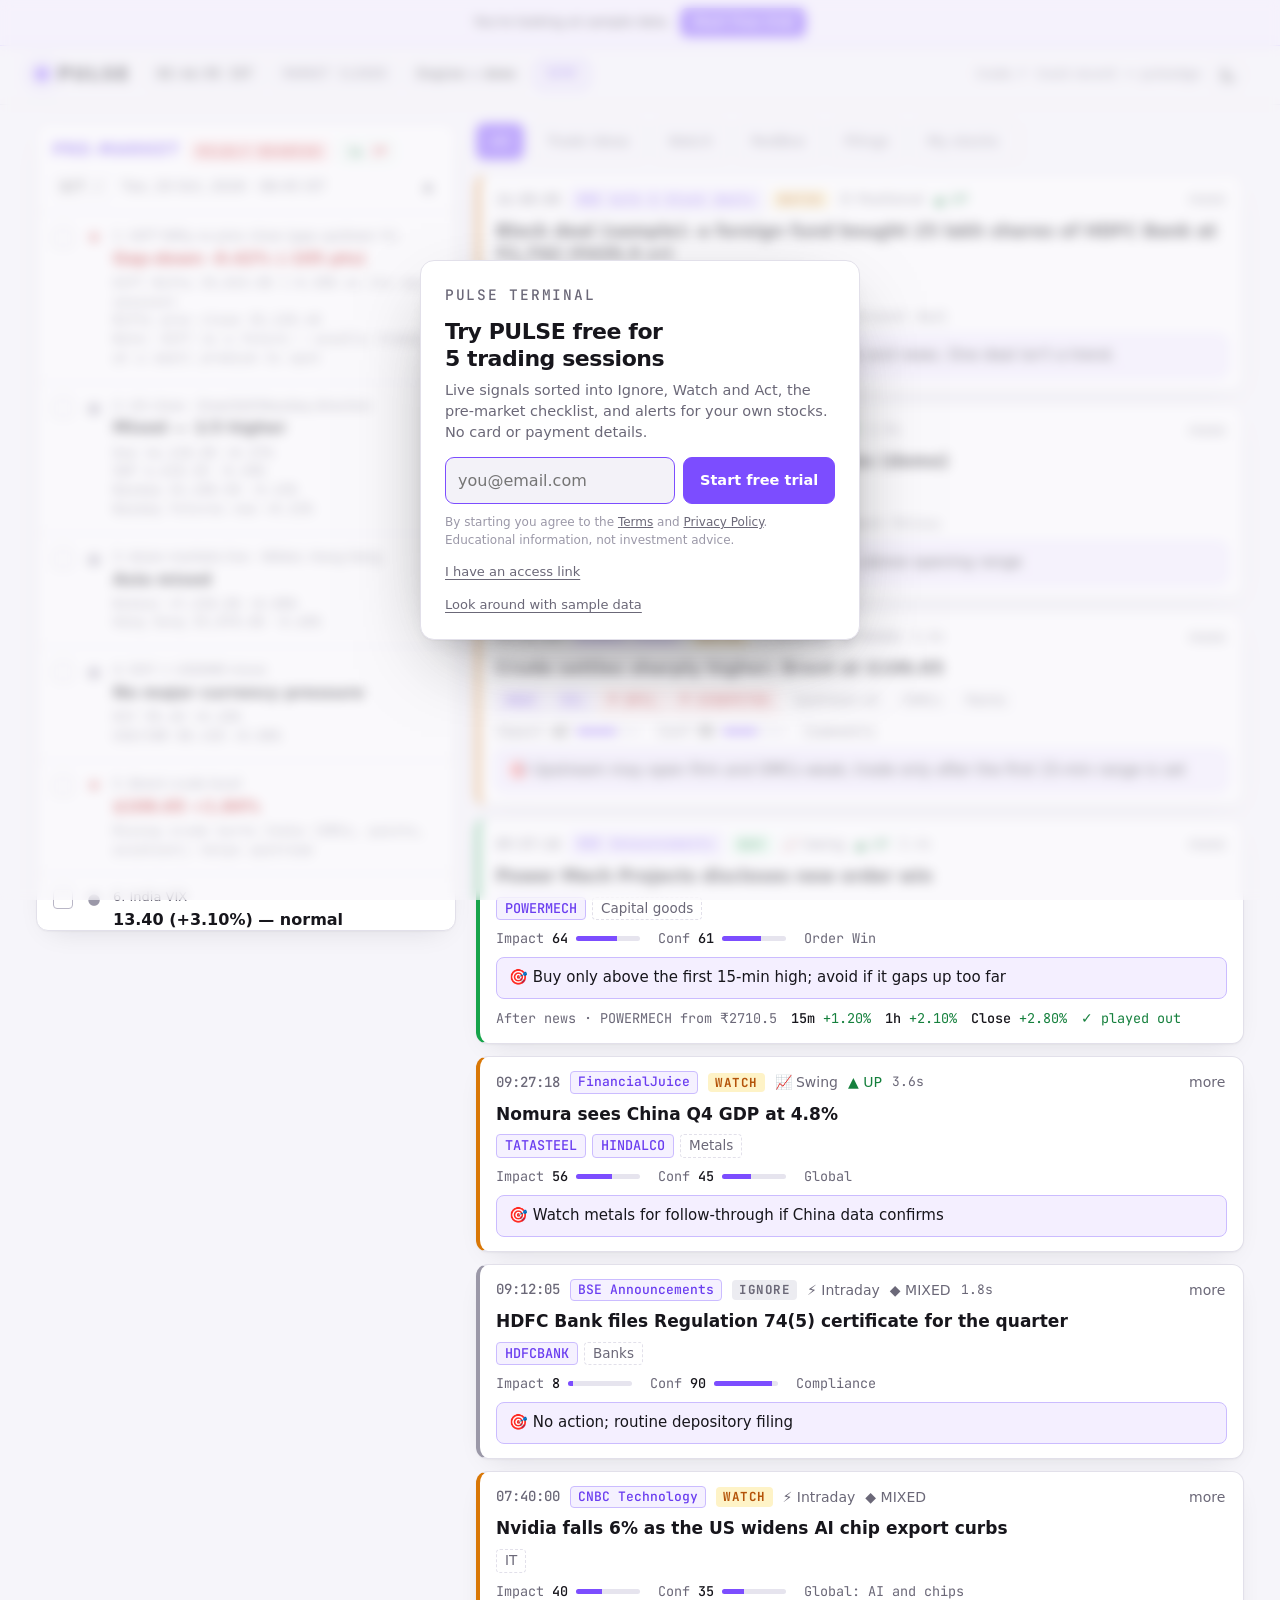
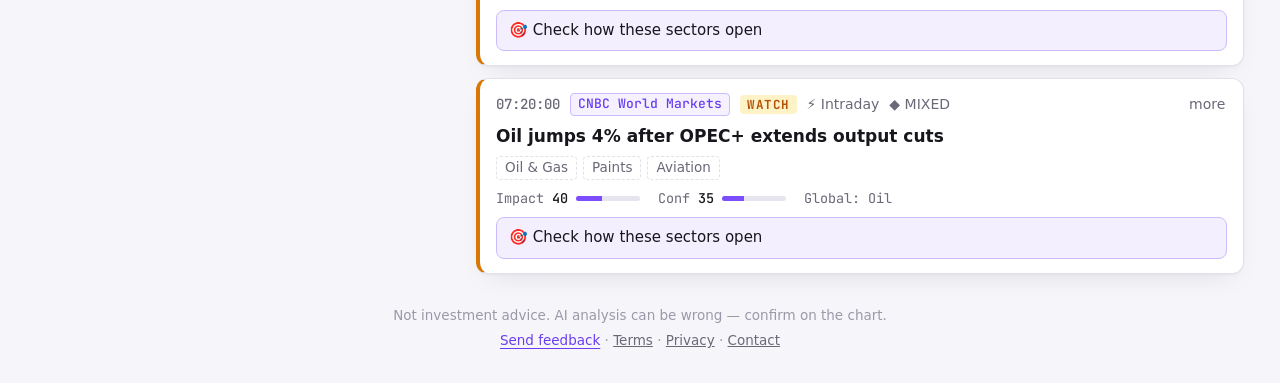
<file: pulsedge/terminal.html>
<!DOCTYPE html>
<html lang="en">
<head>
<meta charset="utf-8">
<script>try{var t=localStorage.getItem("th");if(t==="dark"||t==="light")document.documentElement.setAttribute("data-theme",t)}catch(e){}</script>
<meta name="viewport" content="width=device-width, initial-scale=1, viewport-fit=cover">
<title>PulsEdge Terminal</title>
<meta name="claude:viewport-fit-sides" content="cover">
<meta name="description" content="Pre-market checklist and live news signals for Indian stocks.">
<link rel="icon" type="image/png" href="assets/favicon.png">
<link rel="apple-touch-icon" href="assets/apple-touch-icon.png">
<link rel="preconnect" href="https://fonts.googleapis.com">
<link rel="preconnect" href="https://fonts.gstatic.com" crossorigin>
<link rel="stylesheet" href="https://fonts.googleapis.com/css2?family=JetBrains+Mono:wght@400;500;700&display=swap">
<style>
/* Layout: PULSE design. Status bar on top; pre-market panel then signal feed in one column on phones,
   side by side on desktop (pre-market sticky on the left). Dark-first; the light theme follows the system or the sun/moon button. */
:root{
  --bg:#0b0b10;--panel:#121219;--panel2:#171720;--line:#262532;--fg:#ecebf3;--mute:#8e8a9e;--dim:#5f5c6d;
  --pur:#8b5cf6;--pur-l:#a78bfa;--pur-soft:#8b5cf61f;--pur-box:#1a1630;--pur-edge:#4c3d8f;
  --green:#22c55e;--green-l:#4ade80;--green-soft:#22c55e1f;
  --red:#ef4444;--red-l:#f87171;--red-soft:#ef44441f;
  --amber:#f59e0b;--amber-l:#fbbf24;--amber-soft:#f59e0b1f;
  --bear-bg:#7f1d1d66;--bull-bg:#14532d66;--neu-bg:#3f3f4666;--buy-bg:#14532d99;--sell-bg:#7f1d1d99;--watch-bg:#78350f99;--ign-bg:#3f3f4699;--track:#2a2935;--cb-border:#c9c7d3;
  --sans:system-ui,-apple-system,"Segoe UI",Roboto,"Helvetica Neue",Arial,sans-serif;
  --mono:"JetBrains Mono",ui-monospace,"SF Mono",Menlo,Consolas,monospace;
  --elev:0 1px 2px rgba(0,0,0,.35),0 14px 34px -18px rgba(0,0,0,.7),inset 0 1px 0 rgba(255,255,255,.05);
  color-scheme:dark;box-sizing:border-box;padding-top:env(safe-area-inset-top,0px);padding-bottom:env(safe-area-inset-bottom,0px)
}
@media (prefers-color-scheme:light){:root:not([data-theme="dark"]){
  --bg:#f6f5fa;--panel:#ffffff;--panel2:#f3f2f8;--line:#e2e0ea;--fg:#17161c;--mute:#6b6878;--dim:#9b98a8;
  --pur:#7c4dff;--pur-l:#6a3df0;--pur-soft:#7c4dff14;--pur-box:#f4efff;--pur-edge:#cbbcff;
  --green:#16a34a;--green-l:#15803d;--green-soft:#16a34a14;--red:#dc2626;--red-l:#c02626;--red-soft:#dc262612;
  --amber:#d97706;--amber-l:#b45309;--amber-soft:#d9770614;
  --bear-bg:#fde2e2;--bull-bg:#dcfce7;--neu-bg:#ececf1;--buy-bg:#dcfce7;--sell-bg:#fee2e2;--watch-bg:#fef3c7;--ign-bg:#ececf1;--track:#e6e4ee;--cb-border:#b9b6c6;
  --elev:0 1px 2px rgba(22,21,26,.04),0 10px 28px -14px rgba(22,21,26,.14),inset 0 1px 0 rgba(255,255,255,.7);
  color-scheme:light}}
:root[data-theme="light"]{
  --bg:#f6f5fa;--panel:#ffffff;--panel2:#f3f2f8;--line:#e2e0ea;--fg:#17161c;--mute:#6b6878;--dim:#9b98a8;
  --pur:#7c4dff;--pur-l:#6a3df0;--pur-soft:#7c4dff14;--pur-box:#f4efff;--pur-edge:#cbbcff;
  --green:#16a34a;--green-l:#15803d;--green-soft:#16a34a14;--red:#dc2626;--red-l:#c02626;--red-soft:#dc262612;
  --amber:#d97706;--amber-l:#b45309;--amber-soft:#d9770614;
  --bear-bg:#fde2e2;--bull-bg:#dcfce7;--neu-bg:#ececf1;--buy-bg:#dcfce7;--sell-bg:#fee2e2;--watch-bg:#fef3c7;--ign-bg:#ececf1;--track:#e6e4ee;--cb-border:#b9b6c6;
  --elev:0 1px 2px rgba(22,21,26,.04),0 10px 28px -14px rgba(22,21,26,.14),inset 0 1px 0 rgba(255,255,255,.7);
  color-scheme:light}
*{box-sizing:border-box}
[hidden]{display:none!important}
body{margin:0;background:var(--bg);color:var(--fg);font:15px/1.45 var(--sans);-webkit-font-smoothing:antialiased}
a{color:inherit}
button,input{font:inherit;color:inherit}
button{cursor:pointer}
:focus-visible{outline:2px solid var(--pur-l);outline-offset:2px}
.mono{font-family:var(--mono)}
.wrap{max-width:1240px;margin:0 auto;padding-left:max(16px,env(safe-area-inset-left,0px));padding-right:max(16px,env(safe-area-inset-right,0px))}
.up{color:var(--green-l)}.down{color:var(--red-l)}.flat{color:var(--mute)}

/* status bar */
body::before{content:"";position:fixed;inset:0 0 auto;height:env(safe-area-inset-top,0px);z-index:10;background:var(--bg)}
.top{position:sticky;top:env(safe-area-inset-top,0px);z-index:5;background:color-mix(in srgb,var(--bg) 92%,transparent);backdrop-filter:blur(8px);-webkit-backdrop-filter:blur(8px);border-bottom:1px solid var(--line)}
.bar{display:flex;flex-wrap:wrap;align-items:center;gap:8px 10px;padding-block:12px}
.brand{display:flex;align-items:center;gap:10px;font-weight:700;letter-spacing:.14em;font-size:17px;text-decoration:none;margin-right:6px}
.brand i{width:12px;height:12px;border-radius:50%;background:var(--pur);box-shadow:0 0 0 4px var(--pur-soft),0 0 18px var(--pur)}
.pill{display:inline-flex;align-items:center;gap:6px;border:1px solid var(--line);border-radius:6px;padding:3px 9px;font:500 13px/1.4 var(--mono);white-space:nowrap}
.pill.mkt-open{color:var(--green-l);border-color:#22c55e55;background:var(--green-soft)}
.pill.mkt-pre{color:var(--amber-l);border-color:#f59e0b55;background:var(--amber-soft)}
.pill.mkt-closed{color:var(--mute)}
.pill.eng b{font-weight:500}
.pill.eng.live{border-color:#22c55e55}
.pill.eng.live b{color:var(--green-l)}
.dot{width:7px;height:7px;border-radius:50%;background:var(--dim)}
.live .dot{background:var(--green);animation:blink 1.6s ease-in-out infinite}
@keyframes blink{50%{opacity:.35}}
.pill.demo{color:var(--pur-l);border-color:var(--pur)}
.back{margin-left:auto;font-size:13px;color:var(--mute);text-decoration:none}
.back+.back{margin-left:0}

/* layout */
.main{display:grid;grid-template-columns:420px minmax(0,1fr);gap:20px;align-items:start;padding-block:18px 8px}
.main>*{min-width:0}
.pm{position:sticky;top:76px;max-height:calc(100vh - 92px);max-height:calc(100dvh - 92px);overflow-y:auto;scrollbar-width:thin}
@media (max-width:920px){.main{grid-template-columns:1fr}.pm{position:static;max-height:none;overflow:visible}}

/* pre-market */
.pm{background:var(--panel);border:1px solid var(--line);border-radius:12px;box-shadow:var(--elev)}
.pmh{padding:16px 16px 12px;display:grid;gap:10px}
.pmr{display:flex;flex-wrap:wrap;align-items:center;gap:8px 10px}
.pmt{font-weight:700;letter-spacing:.12em;color:var(--pur-l);font-size:15px}
.sent{font:700 12.5px/1.4 var(--mono);letter-spacing:.06em;border-radius:4px;padding:2px 8px;text-transform:uppercase}
.sent.bear{background:var(--bear-bg);color:var(--red-l)}
.sent.bull{background:var(--bull-bg);color:var(--green-l)}
.sent.neutral{background:var(--neu-bg);color:var(--fg)}
.breadth{font:500 12.5px/1.4 var(--mono);border:1px solid #22c55e55;border-radius:4px;padding:2px 7px}
.prog{font:500 12.5px/1.4 var(--mono);border:1px solid var(--line);border-radius:4px;padding:2px 7px}
.date{color:var(--mute);font-size:14px}
.caret{margin-left:auto;background:none;border:0;color:var(--mute);font-size:13px;padding:4px 6px;border-radius:4px}
.pmb{border-top:1px solid var(--line)}
.cl{list-style:none;margin:0;padding:0}
.cl li{display:grid;grid-template-columns:22px 14px 1fr;gap:12px;align-items:start;padding:14px 16px;border-bottom:1px solid var(--line)}
.cl input{appearance:none;-webkit-appearance:none;width:20px;height:20px;margin:1px 0 0;border:1.5px solid var(--cb-border);border-radius:4px;background:#fff;display:grid;place-content:center;cursor:pointer}
.cl input:checked{background:var(--pur);border-color:var(--pur)}
.cl input:checked::after{content:"";width:6px;height:11px;border:solid #fff;border-width:0 2.5px 2.5px 0;transform:rotate(45deg) translate(-1px,-1px)}
.ind{font-size:12px;line-height:22px;text-align:center}
.ind.flat{color:var(--dim);font-size:15px}
.ct{font-size:13px;color:var(--mute)}
.cl li.done .ct{text-decoration:line-through}
.cv{font-weight:600;font-size:16px;margin-top:1px}
.cv.flat{color:var(--fg)}
.cd{font:12.5px/1.5 var(--mono);color:var(--mute);margin-top:4px}
.cd div{overflow-wrap:anywhere}
.notes{padding:16px;display:grid;gap:14px}
.summary{margin:0;font-size:15.5px;line-height:1.5}
.lbl{font:600 11.5px/1 var(--sans);letter-spacing:.12em;color:var(--mute);text-transform:uppercase;margin:4px 0 8px}
.bul{list-style:none;margin:0;padding:0;display:grid;gap:6px}
.bul li{display:grid;grid-template-columns:12px 1fr;gap:8px}
.bul li::before{content:"";width:6px;height:6px;border-radius:50%;background:var(--pur-l);margin-top:8px}
.focus{display:grid;gap:6px}
.focus div{display:flex;align-items:center;gap:8px;flex-wrap:wrap;color:var(--mute)}
.tags{display:flex;flex-wrap:wrap;gap:6px}
.tag{font:500 12.5px/1.4 var(--sans);border:1px solid;border-radius:4px;padding:2px 7px}
.tag.positive{color:var(--green-l);border-color:#22c55e55}
.tag.negative{color:var(--red-l);border-color:#ef444455}
.tag.watch{color:var(--amber-l);border-color:#f59e0b55}
.risk{background:var(--amber-soft);border-left:3px solid var(--amber);border-radius:6px;padding:10px 12px;font-size:14.5px}
.risk b{color:var(--amber-l)}
.also{display:grid;grid-template-columns:1fr 1fr;gap:8px}
.tile{border:1px solid var(--line);box-shadow:inset 0 1px 0 rgba(255,255,255,.04);border-radius:8px;padding:8px 10px;background:var(--panel2);font-family:var(--mono)}
.tile small{display:block;color:var(--mute);font-size:11.5px}
.tile b{display:block;font-weight:500;font-size:16px;font-variant-numeric:tabular-nums}
.tile span{font-size:12.5px}

/* tabs */
.tabs{display:flex;gap:8px;overflow-x:auto;scrollbar-width:none;padding-bottom:2px;margin-bottom:12px}
.tabs::-webkit-scrollbar{display:none}
.tab{flex:none;background:none;border:1px solid var(--line);border-radius:8px;padding:7px 14px;color:var(--mute);font-size:14.5px}
.tab[aria-selected="true"]{background:var(--pur);border-color:var(--pur);color:#fff}
.tab .n{font:500 11.5px/1 var(--mono);margin-left:6px;opacity:.8}

/* signal cards */
.feed{list-style:none;margin:0;padding:0;display:grid;gap:12px}
.sig{background:var(--panel);box-shadow:var(--elev);border:1px solid var(--line);border-left:4px solid var(--dim);border-radius:12px;padding:14px 16px;display:grid;gap:9px}
.sig.buy{border-left-color:var(--green)}
.sig.sell{border-left-color:var(--red)}
.sig.watch{border-left-color:var(--amber)}
.sig.fresh{animation:fresh 200ms cubic-bezier(.2,.8,.2,1) both}
@keyframes fresh{from{opacity:0;transform:scale(.98)}}
.sh{display:flex;flex-wrap:wrap;align-items:center;gap:6px 10px;font-size:14px}
.sh .tm{font:500 14px/1.4 var(--mono);color:var(--mute)}
.srcb{font:500 13px/1.4 var(--mono);color:var(--pur-l);border:1px solid var(--pur-edge);background:var(--pur-soft);border-radius:4px;padding:1px 7px}
.call{font:700 12.5px/1.4 var(--mono);letter-spacing:.04em;border-radius:4px;padding:1px 7px}
.call.buy{background:var(--buy-bg);color:var(--green-l)}
.call.sell{background:var(--sell-bg);color:var(--red-l)}
.call.watch{background:var(--watch-bg);color:var(--amber-l)}
.call.ignore{background:var(--ign-bg);color:var(--mute)}
.hz{color:var(--mute)}
.dir{font-weight:500}
.dir.mixed{color:var(--mute)}
.lat{font:13px/1.4 var(--mono);color:var(--mute)}
.more{margin-left:auto;background:none;border:0;color:var(--mute);font-size:14px;padding:0 2px}
.sig h3{margin:0;font-size:17px;font-weight:600;line-height:1.35;text-wrap:pretty}
.chips{display:flex;flex-wrap:wrap;gap:6px}
.tk{font:500 13.5px/1.4 var(--mono);color:var(--pur-l);border:1px solid var(--pur-edge);background:var(--pur-soft);border-radius:4px;padding:1px 8px}
.tk.down{color:var(--red-l);border-color:#ef444466;background:var(--red-soft)}
.tk.mine{box-shadow:0 0 0 1px var(--pur-l)}
.sec{font-size:13.5px;color:var(--mute);border:1px dashed var(--line);border-radius:4px;padding:1px 8px}
.meters{display:flex;flex-wrap:wrap;align-items:center;gap:6px 18px;font:13.5px/1.4 var(--mono);color:var(--mute)}
.meter{display:inline-flex;align-items:center;gap:8px}
.meter b{color:var(--fg);font-weight:500;font-variant-numeric:tabular-nums}
.meter i{display:block;width:64px;height:5px;border-radius:3px;background:var(--track);overflow:hidden}
.meter i span{display:block;height:100%;background:var(--pur)}
.act{background:var(--pur-box);border:1px solid var(--pur-edge);border-radius:8px;padding:9px 12px;font-size:15px}
.perf{font:13.5px/1.6 var(--mono);color:var(--mute);display:flex;flex-wrap:wrap;gap:2px 14px}
.perf b{color:var(--fg);font-weight:500}
.perf .ok{color:var(--green-l)}
.exp{border-top:1px dashed var(--line);padding-top:10px;display:grid;gap:6px}
.exp .lbl{margin:6px 0 2px}
.exp ul{margin:0;padding-left:20px;display:grid;gap:2px}
.orig{color:var(--mute);margin:0}
.empty{background:var(--panel);box-shadow:var(--elev);border:1px solid var(--line);border-radius:12px;padding:36px 20px;text-align:center;color:var(--mute)}
.empty b{display:block;color:var(--fg);margin-bottom:4px}
.empty a{color:var(--pur-l)}
footer{padding-block:24px 32px;text-align:center;color:var(--dim);font-size:13.5px}
.foot{display:flex;flex-direction:column;gap:6px;align-items:center}
.foot a{color:var(--mute)}
.fb{background:none;border:0;padding:0;color:var(--pur-l);text-decoration:underline;text-underline-offset:3px;font-size:inherit}
/* phones: smaller, denser type so more signals fit on screen */
@media (max-width:600px){
  body{font-size:13px}
  .bar{gap:6px 6px;padding-block:8px}
  .brand{font-size:14px;gap:8px;margin-right:2px}.brand i{width:9px;height:9px}
  .pill{font-size:11px;padding:2px 7px}
  .back{font-size:11.5px}
  .main{gap:12px;padding-block:10px 4px}
  .pmh{padding:12px 12px 10px;gap:8px}
  .pmt{font-size:13px}.sent,.breadth,.prog{font-size:11px;padding:1px 6px}
  .date{font-size:12px}
  .cl li{grid-template-columns:18px 12px 1fr;gap:8px;padding:9px 12px}
  .cl input{width:17px;height:17px}
  .ind{font-size:10px;line-height:19px}
  .ct{font-size:11.5px}.cv{font-size:14px}.cd{font-size:11px;margin-top:2px}
  .notes{padding:12px;gap:10px}
  .summary{font-size:13.5px}
  .lbl{font-size:10.5px;margin:2px 0 6px}
  .bul{gap:3px}.bul li{font-size:12.5px}.bul li::before{margin-top:7px}
  .tag,.risk{font-size:12px}.risk{padding:8px 10px}
  .also{gap:6px;grid-template-columns:repeat(3,1fr)}
  .tile{padding:6px 8px}.tile small{font-size:10px}.tile b{font-size:13.5px}.tile span{font-size:11px}
  .tabs{gap:6px;margin-bottom:8px}.tab{padding:5px 11px;font-size:12.5px}
  .feed{gap:8px}
  .sig{padding:10px 12px;gap:6px;border-radius:10px}
  .sh{gap:4px 8px;font-size:12px}.sh .tm{font-size:12px}
  .srcb,.call{font-size:11px;padding:0 6px}.lat{font-size:11px}.more{font-size:12px}
  .sig h3{font-size:14.5px}
  .tk{font-size:11.5px;padding:0 6px}.sec{font-size:11.5px;padding:0 6px}
  .meters{font-size:11.5px;gap:4px 12px}.meter i{width:48px;height:4px}
  .act{font-size:12.5px;padding:7px 10px}
  .perf{font-size:11.5px;gap:0 10px}
  .exp ul,.orig{font-size:12.5px}
  footer{font-size:11px;padding-block:16px 24px}
}
@media (prefers-reduced-motion:reduce){.live .dot,.sig.fresh{animation:none}}

/* sun / moon theme button */
.thm{display:inline-grid;place-items:center;width:34px;height:34px;padding:0;border:1px solid var(--line);border-radius:50%;background:none;color:var(--fg);cursor:pointer;flex:none}
.thm svg{width:17px;height:17px;fill:none;stroke:currentColor;stroke-width:1.8;stroke-linecap:round;stroke-linejoin:round}
.thm [hidden]{display:none}
@media (max-width:600px){.thm{width:30px;height:30px}.thm svg{width:15px;height:15px}}

/* ---- interaction polish ---- */
html{-webkit-tap-highlight-color:transparent}
.tab,.more,.caret,.thm,.back,.cl input{transition:transform 160ms cubic-bezier(.2,.8,.2,1),background-color 160ms ease,border-color 160ms ease,color 160ms ease;will-change:transform}
@media (hover:hover){
  .back:hover,.tab:hover,.more:hover{color:var(--fg)}
  .caret:hover{color:var(--fg);background:var(--panel2)}
  .thm:hover,.cl input:hover{border-color:var(--pur)}
}
.tab:active,.more:active,.caret:active,.thm:active,.back:active,.cl input:active{transform:scale(.97)}
.back{display:inline-block}
</style>
</head>
<body>

<header class="top">
  <div class="wrap bar">
    <a class="brand" href="index.html" aria-label="PulsEdge home"><i></i>PULSE</a>
    <span class="pill mono" id="clock">--:--:-- IST</span>
    <span class="pill mkt-closed" id="mkt">MARKET CLOSED</span>
    <span class="pill eng" id="eng"><span>Engine</span><span class="dot"></span><b id="eng-t">idle</b></span>
    <span class="pill demo" id="demo" hidden>DEMO</span>
    <a class="back" href="trade.html" target="pe-trade" title="Open PulsEdge Trade in its own window">trade ↗</a>
    <a class="back" href="track.html">track record</a>
    <a class="back" href="index.html">← pulsedge</a>
    <button class="thm" id="thm" type="button" aria-label="Switch to dark mode"><svg class="i-moon" viewBox="0 0 24 24" aria-hidden="true"><path d="M20.5 14.2A8.5 8.5 0 0 1 9.8 3.5a8.5 8.5 0 1 0 10.7 10.7z"/></svg><svg class="i-sun" viewBox="0 0 24 24" aria-hidden="true" hidden><circle cx="12" cy="12" r="4.2"/><path d="M12 2v2.5M12 19.5V22M2 12h2.5M19.5 12H22M4.9 4.9l1.8 1.8M17.3 17.3l1.8 1.8M4.9 19.1l1.8-1.8M17.3 6.7l1.8-1.8"/></svg></button>
  </div>
</header>

<main class="wrap main">
  <section class="pm" aria-labelledby="pm-t">
    <div class="pmh">
      <div class="pmr">
        <span class="pmt" id="pm-t">PRE-MARKET</span>
        <span class="sent neutral" id="pm-sent">–</span>
        <span class="breadth" id="pm-br" hidden></span>
      </div>
      <div class="pmr">
        <span class="prog" id="pm-prog" hidden>0/0 ✓</span>
        <span class="date" id="pm-date"></span>
        <button class="caret" id="pm-tog" type="button" aria-expanded="true" aria-controls="pm-body" aria-label="Collapse pre-market">▲</button>
      </div>
    </div>
    <div class="pmb" id="pm-body">
      <ul class="cl" id="pm-cl"></ul>
      <div class="notes" id="pm-notes"></div>
    </div>
  </section>

  <section aria-label="Signals">
    <div class="tabs" role="tablist" aria-label="Filter signals">
      <button class="tab" role="tab" data-t="all" aria-selected="true">All</button>
      <button class="tab" role="tab" data-t="ideas" aria-selected="false">Trade ideas</button>
      <button class="tab" role="tab" data-t="watch" aria-selected="false">Watch</button>
      <button class="tab" role="tab" data-t="redbox" aria-selected="false">RedBox</button>
      <button class="tab" role="tab" data-t="filings" aria-selected="false">Filings</button>
      <button class="tab" role="tab" data-t="mine" aria-selected="false">My stocks<span class="n" id="mine-n"></span></button>
    </div>
    <ul class="feed" id="feed" aria-live="polite"></ul>
  </section>
</main>

<footer class="wrap foot">
  <span>Not investment advice. AI analysis can be wrong — confirm on the chart.</span>
  <span><button type="button" class="fb" id="fb">Send feedback</button> · <a href="terms.html">Terms</a> · <a href="privacy.html">Privacy</a> · <a href="contact.html">Contact</a></span>
</footer>

<script src="assets/member.js"></script>
<script>
document.getElementById("fb").onclick=function(){if(window.PulseAccess)PulseAccess.feedback()};
(function(){
  function store(k,v){try{if(v===undefined)return localStorage.getItem(k);localStorage.setItem(k,v)}catch(e){return null}}
  function el(tag,cls,text){var e=document.createElement(tag);if(cls)e.className=cls;if(text!=null)e.textContent=text;return e}
  function getJson(u){return fetch(u,{cache:"no-store"}).then(function(r){if(!r.ok)throw new Error(u);return r.json()})}
  var ARROW={up:"▲",down:"▼",mixed:"◆",flat:"●"},HZ={intraday:"⚡ Intraday",swing:"📈 Swing",positional:"🗓 Positional"};

  var hold=[];try{hold=JSON.parse(store("pe_hold")||"[]")||[]}catch(e){hold=[]}
  function mine(sym){return hold.some(function(h){return h.s===sym})}

  // ---------- status bar ----------
  function ist(){return new Date(Date.now()+(330+new Date().getTimezoneOffset())*60000)}
  function pad(n){return ("0"+n).slice(-2)}
  function tick(){
    var d=ist(),m=d.getHours()*60+d.getMinutes(),wd=d.getDay()>=1&&d.getDay()<=5,st="MARKET CLOSED",cls="mkt-closed";
    if(wd&&m>=555&&m<930){st="MARKET OPEN";cls="mkt-open"}else if(wd&&m>=540&&m<555){st="PRE-OPEN";cls="mkt-pre"}
    document.getElementById("clock").textContent=pad(d.getHours())+":"+pad(d.getMinutes())+":"+pad(d.getSeconds())+" IST";
    var k=document.getElementById("mkt");k.textContent=st;k.className="pill "+cls;
    k.title="NSE hours 09:15–15:30 IST, Monday to Friday. Exchange holidays not included.";
  }
  tick();setInterval(tick,1000);

  // ---------- pre-market ----------
  var pm=null,pmKey="";
  function pmDone(){try{return JSON.parse(store(pmKey)||"[]")||[]}catch(e){return []}}
  function renderPM(){
    if(!pm)return;
    var s=String(pm.sentiment||"Neutral"),sc=/bear/i.test(s)?"bear":/bull/i.test(s)?"bull":"neutral";
    var se=document.getElementById("pm-sent");se.textContent=s.toUpperCase();se.className="sent "+sc;
    var cl=Array.isArray(pm.checklist)?pm.checklist:[];
    var br=pm.breadth||{up:cl.filter(function(c){return c.dir==="up"}).length,down:cl.filter(function(c){return c.dir==="down"}).length};
    var be=document.getElementById("pm-br");be.hidden=false;be.textContent="";
    be.append(el("span","up",(br.up||0)+"▲")," ",el("span","down",(br.down||0)+"▼"));
    var u=pm.updated?new Date(pm.updated):null;
    var dt=u&&!isNaN(u)?u.toLocaleDateString("en-IN",{timeZone:"Asia/Kolkata",weekday:"short",day:"numeric",month:"short",year:"numeric"})+" · "+u.toLocaleTimeString("en-IN",{timeZone:"Asia/Kolkata",hour:"2-digit",minute:"2-digit",hour12:false})+" IST":"";
    var open=document.getElementById("pm-tog").getAttribute("aria-expanded")==="true";
    document.getElementById("pm-date").textContent=open?dt:(dt?"updated "+dt.split(" · ").pop():"");
    var done=pmDone(),prog=document.getElementById("pm-prog");
    prog.hidden=!open||!cl.length;prog.textContent=done.length+"/"+cl.length+" ✓";

    var ul=document.getElementById("pm-cl");ul.textContent="";
    cl.forEach(function(c,i){
      var d=c.dir==="up"||c.dir==="down"?c.dir:"flat",li=el("li",done.indexOf(i)>=0?"done":"");
      var cb=el("input");cb.type="checkbox";cb.id="pm-c"+i;cb.checked=done.indexOf(i)>=0;
      cb.setAttribute("aria-label","Checked: "+c.title);
      cb.onchange=function(){var dn=pmDone().filter(function(x){return x!==i});if(cb.checked)dn.push(i);store(pmKey,JSON.stringify(dn));renderPM()};
      var body=el("div");
      body.append(el("div","ct",(i+1)+". "+c.title),el("div","cv "+d,c.value||""));
      if(Array.isArray(c.detail)&&c.detail.length){var cd=el("div","cd");c.detail.forEach(function(t){cd.appendChild(el("div",null,t))});body.appendChild(cd)}
      li.append(cb,el("span","ind "+d,ARROW[d]),body);ul.appendChild(li);
    });

    var n=document.getElementById("pm-notes");n.textContent="";
    if(pm.summary)n.appendChild(el("p","summary",pm.summary));
    function bullets(label,arr){
      if(!Array.isArray(arr)||!arr.length)return;
      var w=el("div");w.appendChild(el("div","lbl",label));var b=el("ul","bul");
      arr.forEach(function(t){b.appendChild(el("li",null,t))});w.appendChild(b);n.appendChild(w);
    }
    bullets("Global cues",pm.global_cues);
    bullets("India triggers",pm.india_triggers);
    if((pm.focus&&pm.focus.length)||(pm.sector_tags&&pm.sector_tags.length)){
      var w=el("div");w.appendChild(el("div","lbl","Stocks in focus"));
      var f=el("div","focus");
      (pm.focus||[]).forEach(function(x){var r=el("div");r.append(el("span","tk"+(mine(String(x.symbol).toUpperCase())?" mine":""),String(x.symbol).toUpperCase()),el("span",null,x.note||""));f.appendChild(r)});
      var tg=el("div","tags");
      (pm.sector_tags||[]).forEach(function(t){var tone=/^(positive|negative|watch)$/.test(t.tone)?t.tone:"watch";tg.appendChild(el("span","tag "+tone,t.label+" · "+tone.toUpperCase()))});
      if(tg.childNodes.length)f.appendChild(tg);
      w.appendChild(f);n.appendChild(w);
    }
    if(pm.key_risk){var r=el("div","risk");r.append(el("b",null,"Key risk: "),document.createTextNode(pm.key_risk));n.appendChild(r)}
    if(Array.isArray(pm.also)&&pm.also.length){
      var w2=el("div");w2.appendChild(el("div","lbl","Also"));var g=el("div","also");
      pm.also.forEach(function(a){
        var t=el("div","tile"),ch=typeof a.change==="number"?a.change:null;
        t.append(el("small",null,a.name),el("b",null,a.value),el("span",ch==null?"flat":ch>=0?"up":"down",ch==null?"":(ch>=0?"+":"")+ch.toFixed(2)+"%"));
        g.appendChild(t);
      });
      w2.appendChild(g);n.appendChild(w2);
    }
  }
  document.getElementById("pm-tog").onclick=function(){
    var b=this,open=b.getAttribute("aria-expanded")!=="true";
    b.setAttribute("aria-expanded",open?"true":"false");b.textContent=open?"▲":"▼";b.setAttribute("aria-label",open?"Collapse pre-market":"Expand pre-market");
    document.getElementById("pm-body").hidden=!open;store("pe_pm_open",open?"1":"0");renderPM();
  };
  if(store("pe_pm_open")==="0")document.getElementById("pm-tog").click();

  // ---------- signals ----------
  var sigs=[],tab="all",openIds={},seen={},firstLoad=true;
  function normCall(x){
    var c=String(x.call||"").toLowerCase();if(/^(buy|sell|watch|ignore)$/.test(c))return c;
    var v=String(x.verdict||"").toLowerCase(),d=String(x.direction||"");
    if(v==="act")return d==="down"?"sell":"buy";if(v==="ignore")return "ignore";return "watch";
  }
  function normalize(x,i){
    var t=new Date(x.time);t=isNaN(t)?null:t;
    var tk=(Array.isArray(x.tickers)&&x.tickers.length?x.tickers:Array.isArray(x.impacts)?x.impacts:[]).map(function(m){
      return typeof m==="string"?{symbol:m.toUpperCase(),direction:"up"}:{symbol:String(m.symbol||"").toUpperCase(),direction:m.direction==="down"?"down":"up"};
    }).filter(function(m){return m.symbol});
    var dirs=tk.map(function(m){return m.direction});
    var dir=/^(up|down|mixed)$/.test(x.direction)?x.direction:dirs.indexOf("up")>=0&&dirs.indexOf("down")>=0?"mixed":dirs[0]||"mixed";
    function list(v){return Array.isArray(v)?v.map(String):v?[String(v)]:[]}
    return {id:String(x.id||("s"+i)),t:t,ts:t?t.getTime():0,source:String(x.source||""),call:normCall(x),
      horizon:String(x.horizon||"").toLowerCase(),dir:dir,latency:typeof x.latency==="number"?x.latency:null,
      headline:String(x.headline||""),tickers:tk,sectors:list(x.sectors||x.affected),
      impact:typeof x.impact==="number"?Math.max(0,Math.min(100,x.impact)):null,conf:typeof x.confidence==="number"?Math.max(0,Math.min(100,x.confidence)):null,
      category:String(x.category||x.theme||""),action:String(x.action||""),reason:list(x.reason),risks:list(x.risks),original:String(x.original||""),
      url:/^https?:\/\//.test(x.url||"")?x.url:"",after:x.after&&typeof x.after==="object"?x.after:null};
  }
  function inTab(s,t){
    if(t==="ideas")return s.call==="buy"||s.call==="sell";
    if(t==="watch")return s.call==="watch";
    if(t==="redbox")return /redbox/i.test(s.source);
    if(t==="filings")return /announcement|filing|nse|bse/i.test(s.source)||/filing|compliance/i.test(s.category);
    if(t==="mine")return s.tickers.some(function(m){return mine(m.symbol)});
    return true;
  }
  function pct(v){return (v>=0?"+":"")+Number(v).toFixed(2)+"%"}
  function meter(label,v){var m=el("span","meter");var i=el("i"),f=el("span");f.style.width=v+"%";i.appendChild(f);m.append(document.createTextNode(label+" "),el("b",null,String(Math.round(v))),i);return m}
  function card(s){
    var li=el("li","sig "+s.call+(!firstLoad&&!seen[s.id]?" fresh":""));seen[s.id]=1;
    var open=!!openIds[s.id];
    var h=el("div","sh");
    h.appendChild(el("span","tm",s.t?s.t.toLocaleTimeString("en-IN",{timeZone:"Asia/Kolkata",hour:"2-digit",minute:"2-digit",second:"2-digit",hour12:false}):""));
    if(s.source)h.appendChild(el("span","srcb",s.source));
    h.appendChild(el("span","call "+s.call,s.call.toUpperCase()));
    if(s.horizon)h.appendChild(el("span","hz",HZ[s.horizon]||s.horizon));
    h.appendChild(el("span","dir "+(s.dir==="mixed"?"mixed":s.dir),ARROW[s.dir]+" "+s.dir.toUpperCase()));
    if(s.latency!=null)h.appendChild(el("span","lat",s.latency.toFixed(1)+"s"));
    var hasMore=s.reason.length||s.risks.length||s.original||s.url;
    if(hasMore){var mb=el("button","more",open?"less":"more");mb.type="button";mb.setAttribute("aria-expanded",open?"true":"false");
      mb.onclick=function(){if(openIds[s.id])delete openIds[s.id];else openIds[s.id]=1;render()};h.appendChild(mb)}
    li.append(h,el("h3",null,s.headline));
    var ch=el("div","chips");
    s.tickers.forEach(function(m){ch.appendChild(el("span","tk"+(m.direction==="down"?" down":"")+(mine(m.symbol)?" mine":""),(m.direction==="down"?"▼ ":"")+m.symbol))});
    s.sectors.forEach(function(x){ch.appendChild(el("span","sec",x))});
    if(ch.childNodes.length)li.appendChild(ch);
    var mt=el("div","meters");
    if(s.impact!=null)mt.appendChild(meter("Impact",s.impact));
    if(s.conf!=null)mt.appendChild(meter("Conf",s.conf));
    if(s.category)mt.appendChild(el("span",null,s.category));
    if(mt.childNodes.length)li.appendChild(mt);
    if(s.action)li.appendChild(el("div","act","🎯 "+s.action));
    if(s.after&&s.after.from!=null){
      var a=s.after,p=el("div","perf");
      p.append(el("span",null,"After news · "+(a.symbol||(s.tickers[0]&&s.tickers[0].symbol)||"")+" from ₹"+a.from));
      [["15m",a.m15],["1h",a.h1],["Close",a.close]].forEach(function(k){if(typeof k[1]==="number"){var w=el("span");w.append(el("b",null,k[0]+" "),el("span",k[1]>=0?"up":"down",pct(k[1])));p.appendChild(w)}});
      if(a.status)p.appendChild(el("span",/played/i.test(a.status)?"ok":"",(/played/i.test(a.status)?"✓ ":"")+a.status));
      li.appendChild(p);
    }
    if(open){
      var ex=el("div","exp");
      [["Reason",s.reason],["Risks",s.risks]].forEach(function(r){if(!r[1].length)return;ex.appendChild(el("div","lbl",r[0]));var u=el("ul");r[1].forEach(function(t){u.appendChild(el("li",null,t))});ex.appendChild(u)});
      if(s.original){ex.appendChild(el("div","lbl","Original"));ex.appendChild(el("p","orig",s.original))}
      if(s.url){var l=el("a",null,"Open source ↗");l.href=s.url;l.target="_blank";l.rel="noopener";l.style.color="var(--pur-l)";ex.appendChild(l)}
      li.appendChild(ex);
    }
    return li;
  }
  function render(){
    var ul=document.getElementById("feed");ul.textContent="";
    var vis=sigs.filter(function(s){return inTab(s,tab)});
    var mn=sigs.filter(function(s){return inTab(s,"mine")}).length;
    document.getElementById("mine-n").textContent=hold.length?String(mn):"";
    if(!vis.length){
      var e=el("li","empty");
      if(tab==="mine"&&!hold.length){e.appendChild(el("b",null,"No watchlist yet"));var a=el("a",null,"Add your holdings on the PulsEdge site");a.href="index.html#feed";e.append(a,document.createTextNode(" and their signals show up here."))}
      else{e.appendChild(el("b",null,"No signals here yet"));e.appendChild(document.createTextNode(tab==="mine"?"None of your stocks are in today's news.":"New signals appear as the engine reads the news."))}
      ul.appendChild(e);
    }
    vis.forEach(function(s){ul.appendChild(card(s))});
    firstLoad=false;
  }
  document.querySelectorAll(".tab").forEach(function(b){b.onclick=function(){tab=b.dataset.t;document.querySelectorAll(".tab").forEach(function(x){x.setAttribute("aria-selected",x===b?"true":"false")});render()}});
  window.addEventListener("storage",function(e){if(e.key==="pe_hold"){try{hold=JSON.parse(e.newValue||"[]")||[]}catch(x){hold=[]}render();renderPM()}});

  // ---------- data ----------
  // mode "sample" (no trial or membership yet) shows the sample files; see assets/member.js
  var live=false,mode="live";
  function load(){
    var feed=mode==="sample"?getJson("data/feed.sample.json"):getJson("data/feed.json").then(function(j){j._live=!j.sample;return j}).catch(function(){return getJson("data/feed.sample.json")});
    var pre=(mode==="sample"?getJson("data/premarket.sample.json"):getJson("data/premarket.json").then(function(j){j._live=!j.sample;return j}).catch(function(){return getJson("data/premarket.sample.json")})).catch(function(){return null});
    return Promise.all([feed,pre]).then(function(r){
      var j=r[0];live=!!j._live;
      sigs=(Array.isArray(j.items)?j.items:[]).filter(function(x){return x&&x.headline}).map(normalize).sort(function(a,b){return b.ts-a.ts});
      pm=r[1];if(pm){pmKey="pe_pm_"+(pm.date||"today")}
      document.getElementById("demo").hidden=live&&!!(pm&&pm._live);
      var eng=document.getElementById("eng");eng.className="pill eng"+(live?" live":"");document.getElementById("eng-t").textContent=live?"live":"demo";
      renderPM();render();
    });
  }
  (window.PulseAccess?PulseAccess.guard():Promise.resolve({mode:"live"})).then(function(g){mode=g.mode;return load()}).catch(function(){var ul=document.getElementById("feed");ul.textContent="";var e=el("li","empty");e.append(el("b",null,"Couldn't load signals"),document.createTextNode("Refresh the page to try again."));ul.appendChild(e)});
  setInterval(function(){if(live)load().catch(function(){})},60000);
})();
</script>
<script>
// Theme: follows the phone/computer setting; the sun/moon button overrides it and the choice is shared by all PulsEdge pages.
// Switching back to the system's own theme returns to following the system.
(function(){
  var d=document.documentElement,b=document.getElementById("thm"),mq=matchMedia("(prefers-color-scheme: dark)");
  function sys(){return mq.matches?"dark":"light"}
  function cur(){return d.getAttribute("data-theme")||sys()}
  function save(v){try{v?localStorage.setItem("th",v):localStorage.removeItem("th")}catch(e){}}
  function sync(){
    var k=cur()==="dark",l=k?"Switch to light mode":"Switch to dark mode";
    b.querySelector(".i-sun").toggleAttribute("hidden",!k);b.querySelector(".i-moon").toggleAttribute("hidden",k);
    b.setAttribute("aria-label",l);b.title=l;
  }
  b.addEventListener("click",function(){
    var n=cur()==="dark"?"light":"dark";
    if(n===sys()){d.removeAttribute("data-theme");save(null)}else{d.setAttribute("data-theme",n);save(n)}
    sync();
  });
  function onSys(){if(d.getAttribute("data-theme")===sys()){d.removeAttribute("data-theme");save(null)}sync()}
  if(mq.addEventListener)mq.addEventListener("change",onSys);else mq.addListener(onSys);
  window.addEventListener("storage",function(e){if(e.key!=="th")return;if(e.newValue)d.setAttribute("data-theme",e.newValue);else d.removeAttribute("data-theme");sync()});
  sync();
})();
</script>
</body>
</html>
</file>
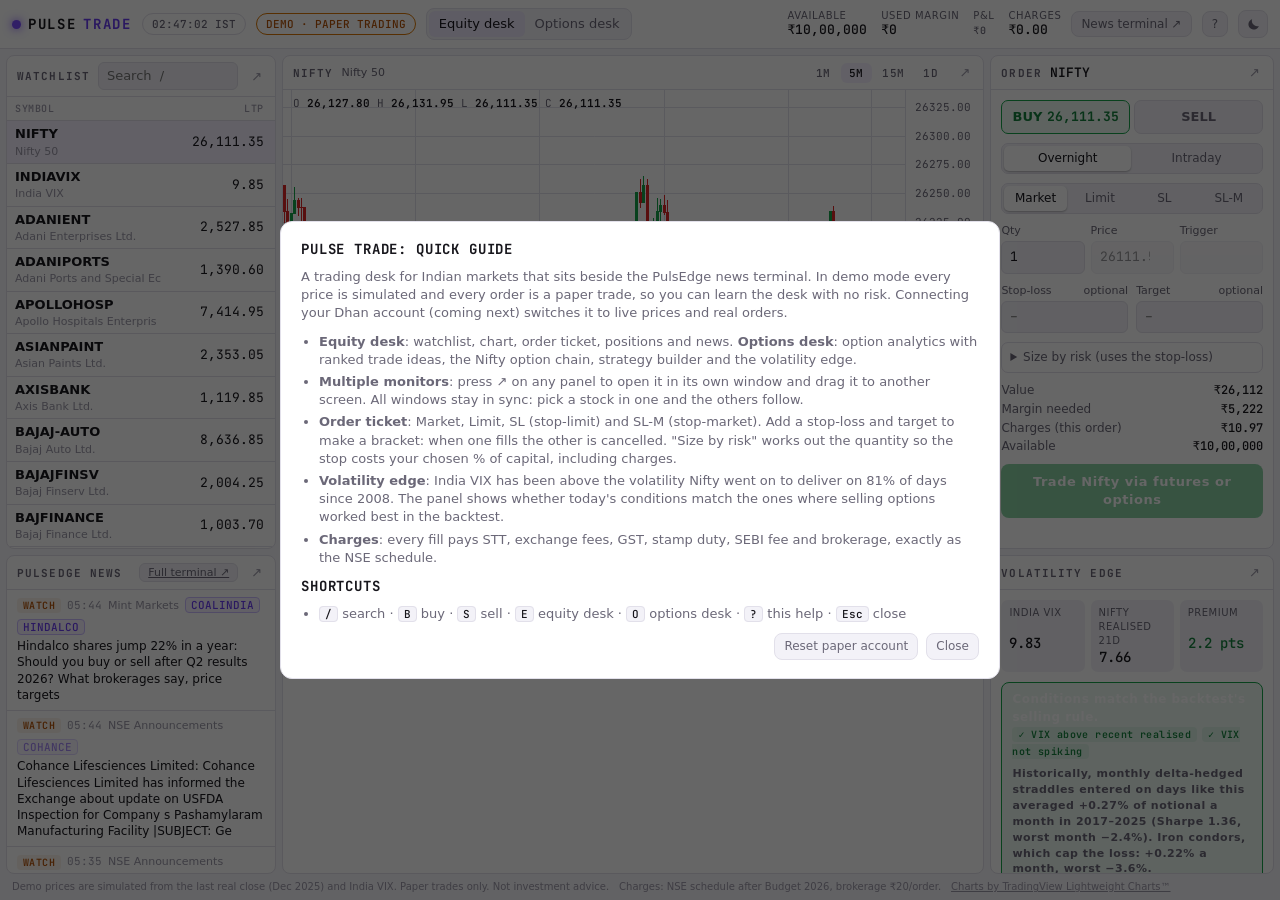
<file: pulsedge/trade.html>
<!DOCTYPE html>
<html lang="en">
<head>
<meta charset="utf-8">
<script>try{var t=localStorage.getItem("th");if(t==="dark"||t==="light")document.documentElement.setAttribute("data-theme",t)}catch(e){}</script>
<meta name="viewport" content="width=device-width, initial-scale=1, viewport-fit=cover">
<title>PulsEdge Trade</title>
<meta name="claude:viewport-fit-sides" content="cover">
<meta name="description" content="Charts, option chain, strategy builder and paper trading for Indian markets. Works beside the PulsEdge news terminal.">
<link rel="icon" type="image/png" href="assets/favicon.png">
<link rel="apple-touch-icon" href="assets/apple-touch-icon.png">
<link rel="preconnect" href="https://fonts.googleapis.com">
<link rel="preconnect" href="https://fonts.gstatic.com" crossorigin>
<link rel="stylesheet" href="https://fonts.googleapis.com/css2?family=JetBrains+Mono:wght@400;500;700&display=swap">
<style>
/* Layout: PULSE trading desk. Status bar, then a dense grid of panels (watchlist + news | chart +
   positions | order ticket + volatility edge). The Options desk swaps the centre for the option
   chain and strategy builder. Any panel pops out into its own window for another monitor.
   Dark-first, same tokens as the PulsEdge news terminal. */
:root{
  --bg:#0b0b10;--panel:#121219;--panel2:#171720;--line:#262532;--fg:#ecebf3;--mute:#8e8a9e;--dim:#5f5c6d;
  --pur:#8b5cf6;--pur-l:#a78bfa;--pur-soft:#8b5cf61f;--pur-box:#1a1630;--pur-edge:#4c3d8f;
  --green:#22c55e;--green-l:#4ade80;--green-soft:#22c55e1f;--red:#ef4444;--red-l:#f87171;--red-soft:#ef44441f;
  --amber:#f59e0b;--amber-l:#fbbf24;--amber-soft:#f59e0b1f;--itm:#8b5cf60f;
  --sans:system-ui,-apple-system,"Segoe UI",Roboto,"Helvetica Neue",Arial,sans-serif;
  --mono:"JetBrains Mono",ui-monospace,"SF Mono",Menlo,Consolas,monospace;
  color-scheme:dark;padding-top:env(safe-area-inset-top,0px);padding-bottom:env(safe-area-inset-bottom,0px)
}
@media (prefers-color-scheme:light){:root:not([data-theme="dark"]){
  --bg:#f6f5fa;--panel:#ffffff;--panel2:#f3f2f8;--line:#e2e0ea;--fg:#17161c;--mute:#6b6878;--dim:#9b98a8;
  --pur:#7c4dff;--pur-l:#6a3df0;--pur-soft:#7c4dff14;--pur-box:#f4efff;--pur-edge:#cbbcff;
  --green:#16a34a;--green-l:#15803d;--green-soft:#16a34a14;--red:#dc2626;--red-l:#c02626;--red-soft:#dc262612;
  --amber:#d97706;--amber-l:#b45309;--amber-soft:#d9770614;--itm:#7c4dff0a;color-scheme:light}}
:root[data-theme="light"]{
  --bg:#f6f5fa;--panel:#ffffff;--panel2:#f3f2f8;--line:#e2e0ea;--fg:#17161c;--mute:#6b6878;--dim:#9b98a8;
  --pur:#7c4dff;--pur-l:#6a3df0;--pur-soft:#7c4dff14;--pur-box:#f4efff;--pur-edge:#cbbcff;
  --green:#16a34a;--green-l:#15803d;--green-soft:#16a34a14;--red:#dc2626;--red-l:#c02626;--red-soft:#dc262612;
  --amber:#d97706;--amber-l:#b45309;--amber-soft:#d9770614;--itm:#7c4dff0a;color-scheme:light}
*{box-sizing:border-box}
[hidden]{display:none!important}
html,body{height:100%}
body{margin:0;background:var(--bg);color:var(--fg);font:13px/1.4 var(--sans);-webkit-font-smoothing:antialiased;display:flex;flex-direction:column}
button,input,select{font:inherit;color:inherit}
button{cursor:pointer}
:focus-visible{outline:2px solid var(--pur-l);outline-offset:1px}
.mono,.num{font-family:var(--mono);font-variant-numeric:tabular-nums}
.up{color:var(--green-l)}.down{color:var(--red-l)}.flat{color:var(--mute)}
.mute{color:var(--mute)}.small{font-size:11px}
body::before{content:"";position:fixed;inset:0 0 auto;height:env(safe-area-inset-top,0px);z-index:10;background:var(--bg)}

/* status bar */
.top{flex:none;display:flex;flex-wrap:wrap;align-items:center;gap:6px 10px;padding:8px max(12px,env(safe-area-inset-right,0px)) 8px max(12px,env(safe-area-inset-left,0px));border-bottom:1px solid var(--line);background:var(--panel)}
.brand{font:700 14px var(--mono);letter-spacing:.12em;text-decoration:none;color:var(--fg);display:flex;align-items:center;gap:7px}
.brand i{width:9px;height:9px;border-radius:50%;background:var(--pur);box-shadow:0 0 10px var(--pur)}
.brand b{color:var(--pur-l);font-weight:700}
.pill{font:500 11px var(--mono);border:1px solid var(--line);border-radius:99px;padding:3px 9px;white-space:nowrap;color:var(--mute)}
.pill.demo{color:var(--amber-l);border-color:var(--amber)}
.funds{display:flex;gap:14px;margin-left:auto;flex-wrap:wrap}
.funds div{display:grid;line-height:1.15}
.funds span{font-size:10px;color:var(--mute);text-transform:uppercase;letter-spacing:.06em}
.funds b{font:500 13px var(--mono)}
.desk{display:flex;background:var(--panel2);border:1px solid var(--line);border-radius:8px;padding:2px}
.desk button{border:0;background:none;padding:4px 10px;border-radius:6px;color:var(--mute);font-weight:500}
.desk button[aria-pressed="true"]{background:var(--pur-soft);color:var(--fg)}
.ibtn{border:1px solid var(--line);background:var(--panel2);border-radius:8px;padding:4px 9px;color:var(--mute);text-decoration:none;font-size:12px;white-space:nowrap}
.ibtn:hover{color:var(--fg);border-color:var(--pur-edge)}
.thm{width:30px;height:28px;display:grid;place-items:center;padding:0}
.thm svg{width:15px;height:15px;fill:currentColor}

/* grid */
.grid{flex:1;min-height:0;display:grid;gap:6px;padding:6px max(6px,env(safe-area-inset-right,0px)) 6px max(6px,env(safe-area-inset-left,0px));
  grid-template-columns:minmax(230px,1fr) minmax(0,2.6fr) minmax(270px,1.05fr);grid-template-rows:minmax(0,1.55fr) minmax(0,1fr);
  grid-template-areas:"watch chart ticket" "news positions edge"}
.grid.options{grid-template-columns:minmax(300px,1.15fr) minmax(0,2.3fr) minmax(270px,1.05fr);grid-template-areas:"ideas chain ticket" "ideas strategy edge";grid-template-rows:minmax(0,1.3fr) minmax(0,1fr)}
@media (max-width:1100px){html,body{height:auto}.grid{overflow:visible}.grid,.grid.options{grid-template-columns:1fr 1fr;grid-template-rows:none;grid-auto-rows:minmax(320px,auto);
  grid-template-areas:"chart chart" "ticket watch" "positions positions" "edge news";overflow:auto}
  .grid.options{grid-template-areas:"ideas ideas" "chain chain" "ticket edge" "strategy strategy"}}
@media (max-width:700px){.grid,.grid.options{grid-template-columns:1fr;grid-template-areas:"chart" "ticket" "positions" "watch" "edge" "news"}
  .grid.options{grid-template-areas:"ideas" "chain" "ticket" "strategy" "edge"}.funds{margin-left:0}}
.panel{background:var(--panel);border:1px solid var(--line);border-radius:8px;display:flex;flex-direction:column;min-height:0;min-width:0;overflow:hidden}
.ph{flex:none;display:flex;align-items:center;gap:8px;padding:6px 8px 6px 10px;border-bottom:1px solid var(--line);min-height:34px}
.ph h2{margin:0;font:700 11px var(--mono);letter-spacing:.1em;text-transform:uppercase;color:var(--mute)}
.ph .sp{flex:1}
.pop{border:0;background:none;color:var(--dim);padding:2px 5px;border-radius:5px;font-size:13px;line-height:1}
.pop:hover{color:var(--fg);background:var(--panel2)}
.pb{flex:1;min-height:0;overflow:auto}
.grid > .panel[data-panel="chart"]{grid-area:chart}.grid > .panel[data-panel="watch"]{grid-area:watch}
.grid > .panel[data-panel="ticket"]{grid-area:ticket}.grid > .panel[data-panel="positions"]{grid-area:positions}
.grid > .panel[data-panel="news"]{grid-area:news}.grid > .panel[data-panel="edge"]{grid-area:edge}
.grid > .panel[data-panel="chain"]{grid-area:chain}.grid > .panel[data-panel="strategy"]{grid-area:strategy}
.grid > .panel[data-panel="ideas"]{grid-area:ideas}
.grid:not(.options) > [data-panel="chain"],.grid:not(.options) > [data-panel="strategy"],.grid:not(.options) > [data-panel="ideas"]{display:none}
.grid.options > [data-panel="watch"],.grid.options > [data-panel="news"]{display:none}
.grid.options > [data-panel="chart"],.grid.options > [data-panel="positions"]{display:none}
body.single .grid{grid-template-columns:1fr;grid-template-rows:1fr;grid-template-areas:"one"}
body.single .grid > .panel{display:none}body.single .grid > .panel.solo{display:flex;grid-area:one}

/* tables */
table{width:100%;border-collapse:collapse}
th{position:sticky;top:0;background:var(--panel);z-index:1;text-align:left;font:500 10px var(--mono);letter-spacing:.06em;text-transform:uppercase;color:var(--dim);padding:5px 8px;border-bottom:1px solid var(--line);white-space:nowrap}
td{padding:4px 8px;border-bottom:1px solid var(--line);white-space:nowrap}
td.r,th.r{text-align:right;font-family:var(--mono);font-variant-numeric:tabular-nums}
tr.sel td{background:var(--pur-soft)}
tbody tr.click{cursor:pointer}tbody tr.click:hover td{background:var(--panel2)}
.sym{font-weight:600}.sub{font-size:11px;color:var(--dim)}
.xbtn{border:1px solid var(--line);background:var(--panel2);border-radius:6px;padding:1px 8px;font-size:11px;color:var(--mute)}
.xbtn:hover{color:var(--fg);border-color:var(--pur-edge)}
.tabs{display:flex;gap:2px}
.tabs button{border:0;background:none;color:var(--mute);padding:3px 8px;border-radius:6px;font:500 11px var(--mono);letter-spacing:.06em;text-transform:uppercase}
.tabs button[aria-pressed="true"]{background:var(--pur-soft);color:var(--fg)}
.search{flex:1;min-width:0;background:var(--panel2);border:1px solid var(--line);border-radius:6px;padding:4px 8px}

/* chart */
.chart-wrap{position:relative;flex:1;min-height:0}
#chart{position:absolute;inset:0}
.ohlc{position:absolute;left:10px;top:6px;z-index:2;font:11px var(--mono);color:var(--mute);pointer-events:none}
.ohlc b{color:var(--fg);font-weight:600}

/* ticket */
.tk{padding:10px;display:grid;gap:9px}
.bs{display:grid;grid-template-columns:1fr 1fr;gap:4px}
.bs button{border:1px solid var(--line);background:var(--panel2);border-radius:7px;padding:7px;font-weight:700;color:var(--mute)}
.bs button.buy[aria-pressed="true"]{background:var(--green-soft);border-color:var(--green);color:var(--green-l)}
.bs button.sell[aria-pressed="true"]{background:var(--red-soft);border-color:var(--red);color:var(--red-l)}
.f{display:grid;gap:3px}
.f label{font-size:11px;color:var(--mute);display:flex;justify-content:space-between;gap:6px}
.f input,.f select{width:100%;background:var(--panel2);border:1px solid var(--line);border-radius:6px;padding:6px 8px;font-family:var(--mono);font-size:13px}
.f input:disabled{opacity:.45}
.r2{display:grid;grid-template-columns:1fr 1fr;gap:8px}
.r3{display:grid;grid-template-columns:1fr 1fr 1fr;gap:6px}
.seg{display:flex;background:var(--panel2);border:1px solid var(--line);border-radius:7px;padding:2px;gap:2px}
.seg button{flex:1;border:0;background:none;border-radius:5px;padding:4px 4px;color:var(--mute);font-size:12px;font-weight:500}
.seg button[aria-pressed="true"]{background:var(--panel);color:var(--fg);box-shadow:0 1px 2px #0004}
.go{border:0;border-radius:8px;padding:9px;font-weight:700;letter-spacing:.04em;color:#fff}
.go.buy{background:var(--green)}.go.sell{background:var(--red)}
.go:disabled{opacity:.5;cursor:not-allowed}
.est{display:grid;grid-template-columns:auto 1fr;gap:2px 10px;font-size:12px;color:var(--mute)}
.est b{font:500 12px var(--mono);color:var(--fg);text-align:right}
.msg{font-size:12px;padding:6px 8px;border-radius:6px;background:var(--panel2);border-left:3px solid var(--pur)}
.msg.err{border-left-color:var(--red)}.msg.ok{border-left-color:var(--green)}
details.risk{border:1px solid var(--line);border-radius:7px;padding:6px 8px}
details.risk summary{cursor:pointer;font-size:12px;color:var(--mute)}
details.risk[open] summary{margin-bottom:6px}

/* chips */
.chip{font:600 10px var(--mono);padding:1px 6px;border-radius:4px;letter-spacing:.04em}
.chip.buy{background:var(--green-soft);color:var(--green-l)}.chip.sell{background:var(--red-soft);color:var(--red-l)}
.chip.watch{background:var(--amber-soft);color:var(--amber-l)}.chip.ignore{background:var(--panel2);color:var(--dim)}
.chip.ok{background:var(--green-soft);color:var(--green-l)}.chip.no{background:var(--red-soft);color:var(--red-l)}

/* news */
.nw{padding:7px 10px;border-bottom:1px solid var(--line);display:grid;gap:3px}
.nw .h{font-size:12px;line-height:1.35}
.nw .m{display:flex;gap:6px;align-items:center;flex-wrap:wrap;font-size:11px;color:var(--dim)}
.tick{border:1px solid var(--pur-edge);background:var(--pur-soft);color:var(--pur-l);border-radius:4px;padding:0 5px;font:500 11px var(--mono)}

/* chain */
.chain td{padding:3px 6px}
.chain td.k{text-align:center;font:600 12px var(--mono);background:var(--panel2)}
.chain tr.atm td.k{color:var(--pur-l)}
.chain td.itm{background:var(--itm)}
.chain .lt{cursor:pointer;border-radius:4px;padding:1px 5px}
.chain .lt:hover{background:var(--pur-soft);outline:1px solid var(--pur-edge)}
.chain .add{border:0;background:none;color:var(--dim);font:600 12px var(--mono);padding:0 3px}
.chain .add:hover{color:var(--pur-l)}

/* edge + strategy */
.edge{padding:10px;display:grid;gap:10px}
.big{font:600 22px var(--mono)}
.kv{display:grid;grid-template-columns:repeat(3,1fr);gap:6px}
.kv div{background:var(--panel2);border-radius:7px;padding:6px 8px;display:grid}
.kv span{font-size:10px;color:var(--mute);text-transform:uppercase;letter-spacing:.05em}
.kv b{font:500 14px var(--mono)}
.verdict{border-radius:8px;padding:8px 10px;font-size:12px;line-height:1.45;border:1px solid var(--line)}
.verdict.go{border-color:var(--green);background:var(--green-soft)}.verdict.wait{border-color:var(--amber);background:var(--amber-soft)}
.svgc text{font:10px var(--mono);fill:var(--dim)}
.st{display:grid;grid-template-columns:minmax(0,1.3fr) minmax(220px,1fr);gap:8px;padding:8px;min-height:100%}
@media (max-width:900px){.st{grid-template-columns:1fr}}
.st .legs td{padding:3px 5px}

/* option analytics */
.an{padding:8px 10px;display:grid;gap:10px}
.an h3{margin:0;font:700 10px var(--mono);letter-spacing:.1em;text-transform:uppercase;color:var(--dim);display:flex;align-items:center;gap:6px}
.ind{display:grid;grid-template-columns:1fr 1fr;gap:4px}
.ind div{background:var(--panel2);border-radius:6px;padding:5px 7px;display:grid;line-height:1.25}
.ind span{font-size:10px;color:var(--mute)}.ind b{font:500 13px var(--mono)}.ind i{font-style:normal;font-size:10px;color:var(--dim)}
.ind div.na{opacity:.55}
.tag{font:600 10px var(--mono);padding:1px 6px;border-radius:4px;background:var(--panel2);color:var(--mute);letter-spacing:.04em}
.tag.rich,.tag.down{background:var(--red-soft);color:var(--red-l)}.tag.cheap,.tag.up{background:var(--green-soft);color:var(--green-l)}
.tag.fair,.tag.range{background:var(--pur-soft);color:var(--pur-l)}.tag.spiking{background:var(--amber-soft);color:var(--amber-l)}
.avoid{margin:0;padding-left:16px;font-size:12px;color:var(--mute);display:grid;gap:2px}
.idea{border:1px solid var(--line);border-radius:8px;padding:9px 10px;display:grid;gap:6px;background:var(--panel)}
.idea.top{border-color:var(--pur-edge);background:var(--pur-box)}
.idea .t{display:flex;align-items:baseline;gap:8px;flex-wrap:wrap}.idea .t b{font-size:14px}
.idea .legs{font:12px var(--mono);color:var(--fg)}
.idea .nums{display:grid;grid-template-columns:repeat(3,1fr);gap:3px 8px;font-size:11px;color:var(--mute)}
.idea .nums b{display:block;font:500 12px var(--mono);color:var(--fg)}
.idea ul{margin:0;padding-left:16px;font-size:12px;color:var(--mute);display:grid;gap:2px}
.idea .acts{display:flex;gap:6px}
.help{position:fixed;inset:0;background:#0009;display:grid;place-items:center;z-index:50;padding:16px}
.help .card{background:var(--panel);border:1px solid var(--line);border-radius:12px;max-width:720px;width:100%;max-height:90vh;overflow:auto;padding:18px 20px;display:grid;gap:10px}
.help h3{margin:0;font:700 14px var(--mono);letter-spacing:.06em}
.help ul{margin:0;padding-left:18px;display:grid;gap:4px;color:var(--mute)}
.help kbd{font:500 11px var(--mono);border:1px solid var(--line);border-radius:4px;padding:0 5px;background:var(--panel2);color:var(--fg)}
.toast{position:fixed;right:14px;bottom:calc(14px + env(safe-area-inset-bottom,0px));z-index:60;display:grid;gap:6px}
.toast div{background:var(--panel);border:1px solid var(--line);border-left:3px solid var(--pur);border-radius:8px;padding:8px 12px;box-shadow:0 10px 30px #0006;font-size:12px;max-width:320px}
.toast div.ok{border-left-color:var(--green)}.toast div.err{border-left-color:var(--red)}
.foot{flex:none;font-size:10px;color:var(--dim);padding:0 12px 6px;display:flex;gap:10px;flex-wrap:wrap}
.foot a{color:var(--dim)}
.loading{padding:30px;text-align:center;color:var(--mute)}
</style>
</head>
<body>
<header class="top">
  <a class="brand" href="index.html" aria-label="PulsEdge home"><i></i>PULSE <b>TRADE</b></a>
  <span class="pill mono" id="clock">--:--:-- IST</span>
  <span class="pill demo" id="mode" title="Prices are simulated and orders are paper trades. Connect Dhan for live prices and real orders.">DEMO · PAPER TRADING</span>
  <div class="desk" role="group" aria-label="Desk">
    <button type="button" id="desk-eq" aria-pressed="true">Equity desk</button>
    <button type="button" id="desk-op" aria-pressed="false">Options desk</button>
  </div>
  <div class="funds" id="funds"></div>
  <a class="ibtn" href="terminal.html" target="pe-news" title="Opens the news terminal in its own window, for a second monitor">News terminal ↗</a>
  <button class="ibtn" type="button" id="help-btn" aria-label="Help and shortcuts">?</button>
  <button class="ibtn thm" id="thm" type="button" aria-label="Switch theme"><svg class="i-moon" viewBox="0 0 24 24" aria-hidden="true"><path d="M20.5 14.2A8.5 8.5 0 0 1 9.8 3.5a8.5 8.5 0 1 0 10.7 10.7Z"/></svg><svg class="i-sun" viewBox="0 0 24 24" aria-hidden="true" hidden><circle cx="12" cy="12" r="4.5"/><path d="M12 1.5v3M12 19.5v3M1.5 12h3M19.5 12h3M4.6 4.6l2.1 2.1M17.3 17.3l2.1 2.1M4.6 19.4l2.1-2.1M17.3 6.7l2.1-2.1" stroke="currentColor" stroke-width="2" stroke-linecap="round"/></svg></button>
</header>

<main class="grid" id="grid">
  <section class="panel" data-panel="watch" aria-label="Watchlist">
    <div class="ph"><h2>Watchlist</h2><input class="search" id="w-q" type="search" placeholder="Search  /" aria-label="Search symbols"><button class="pop" data-pop="watch" title="Open in a new window" aria-label="Pop out watchlist">↗</button></div>
    <div class="pb"><table><thead><tr><th>Symbol</th><th class="r">LTP</th><th class="r">Chg%</th></tr></thead><tbody id="w-body"></tbody></table></div>
  </section>

  <section class="panel" data-panel="chart" aria-label="Chart">
    <div class="ph"><h2 id="c-title">Chart</h2><span class="mute small" id="c-name"></span><span class="sp"></span>
      <div class="tabs" id="c-tf" role="group" aria-label="Timeframe"><button type="button" data-tf="1">1m</button><button type="button" data-tf="5" aria-pressed="true">5m</button><button type="button" data-tf="15">15m</button><button type="button" data-tf="D">1D</button></div>
      <button class="pop" data-pop="chart" title="Open in a new window" aria-label="Pop out chart">↗</button></div>
    <div class="chart-wrap"><div class="ohlc" id="c-ohlc"></div><div id="chart"></div></div>
  </section>

  <section class="panel" data-panel="ideas" aria-label="Option analytics and trade ideas">
    <div class="ph"><h2>Option analytics</h2><span class="mute small" id="i-exp"></span><span class="sp"></span><button class="pop" data-pop="ideas" title="Open in a new window" aria-label="Pop out option analytics">↗</button></div>
    <div class="pb"><div class="an" id="ideas"><div class="loading">Reading the market…</div></div></div>
  </section>

  <section class="panel" data-panel="chain" aria-label="Option chain">
    <div class="ph"><h2>Nifty option chain</h2><select id="o-exp" class="search" style="flex:0 1 150px" aria-label="Expiry"></select><span class="mute small" id="o-meta"></span><span class="sp"></span><button class="pop" data-pop="chain" title="Open in a new window" aria-label="Pop out option chain">↗</button></div>
    <div class="pb"><table class="chain"><thead><tr><th class="r">Δ</th><th class="r">IV</th><th class="r">Call LTP</th><th></th><th class="r" style="text-align:center">Strike</th><th></th><th class="r">Put LTP</th><th class="r">IV</th><th class="r">Δ</th></tr></thead><tbody id="o-body"></tbody></table></div>
  </section>

  <section class="panel" data-panel="ticket" aria-label="Order ticket">
    <div class="ph"><h2>Order</h2><span class="sym mono" id="t-sym"></span><span class="sp"></span><button class="pop" data-pop="ticket" title="Open in a new window" aria-label="Pop out order ticket">↗</button></div>
    <div class="pb"><form class="tk" id="tk" novalidate>
      <div class="bs"><button type="button" class="buy" id="t-buy" aria-pressed="true">BUY <span class="mono" id="t-bpx"></span></button><button type="button" class="sell" id="t-sell" aria-pressed="false">SELL</button></div>
      <div class="seg" id="t-prod" role="group" aria-label="Product"></div>
      <div class="seg" id="t-type" role="group" aria-label="Order type"><button type="button" data-v="MARKET" aria-pressed="true">Market</button><button type="button" data-v="LIMIT">Limit</button><button type="button" data-v="SL">SL</button><button type="button" data-v="SL-M">SL-M</button></div>
      <div class="r3">
        <div class="f"><label for="t-qty" id="t-qlbl">Qty</label><input id="t-qty" type="number" min="1" step="1" value="1" inputmode="numeric"></div>
        <div class="f"><label for="t-px">Price</label><input id="t-px" type="number" step="0.05" disabled></div>
        <div class="f"><label for="t-trg">Trigger</label><input id="t-trg" type="number" step="0.05" disabled></div>
      </div>
      <div class="r2">
        <div class="f"><label for="t-sl">Stop-loss <span>optional</span></label><input id="t-sl" type="number" step="0.05" placeholder="–"></div>
        <div class="f"><label for="t-tg">Target <span>optional</span></label><input id="t-tg" type="number" step="0.05" placeholder="–"></div>
      </div>
      <details class="risk" id="t-risk"><summary>Size by risk (uses the stop-loss)</summary>
        <div class="r2"><div class="f"><label for="t-rpct">Risk per trade %</label><input id="t-rpct" type="number" step="0.25" min="0.1" value="1"></div>
        <div class="f"><label>&nbsp;</label><button type="button" class="xbtn" id="t-size" style="padding:6px">Set quantity</button></div></div>
        <p class="small mute" id="t-rnote" style="margin:6px 0 0"></p>
      </details>
      <div class="est" id="t-est"></div>
      <button type="submit" class="go buy" id="t-go">BUY</button>
      <div id="t-msg" class="msg" hidden></div>
    </form></div>
  </section>

  <section class="panel" data-panel="positions" aria-label="Positions and orders">
    <div class="ph"><div class="tabs" id="p-tabs" role="group" aria-label="View"><button type="button" data-v="pos" aria-pressed="true">Positions</button><button type="button" data-v="ord">Orders</button><button type="button" data-v="trd">Trades</button></div><span class="sp"></span><span class="mono small" id="p-sum"></span><button class="xbtn" type="button" id="p-exit">Exit all</button><button class="pop" data-pop="positions" title="Open in a new window" aria-label="Pop out positions">↗</button></div>
    <div class="pb"><table><thead id="p-head"></thead><tbody id="p-body"></tbody></table></div>
  </section>

  <section class="panel" data-panel="strategy" aria-label="Strategy builder">
    <div class="ph"><h2>Strategy</h2><select class="search" id="s-tpl" style="flex:0 1 170px" aria-label="Template"></select><span class="sp"></span><button class="xbtn" type="button" id="s-clear">Clear</button><button class="xbtn" type="button" id="s-place">Place all legs</button><button class="pop" data-pop="strategy" title="Open in a new window" aria-label="Pop out strategy builder">↗</button></div>
    <div class="pb"><div class="st"><div><div class="svgc" id="s-chart"></div><div class="kv" id="s-stats" style="margin-top:6px"></div></div>
      <div><table class="legs"><thead><tr><th>Leg</th><th class="r">Lots</th><th class="r">Price</th><th></th></tr></thead><tbody id="s-legs"></tbody></table><p class="small mute" style="margin:8px 4px">Click any price in the option chain to trade it, or + to add it here. Greeks: <span class="mono" id="s-greeks"></span></p></div></div></div>
  </section>

  <section class="panel" data-panel="edge" aria-label="Volatility edge">
    <div class="ph"><h2>Volatility edge</h2><span class="sp"></span><button class="pop" data-pop="edge" title="Open in a new window" aria-label="Pop out volatility edge">↗</button></div>
    <div class="pb"><div class="edge" id="edge"></div></div>
  </section>

  <section class="panel" data-panel="news" aria-label="PulsEdge news">
    <div class="ph"><h2>PulsEdge news</h2><span class="sp"></span><a class="xbtn" href="terminal.html" target="pe-news">Full terminal ↗</a><button class="pop" data-pop="news" title="Open in a new window" aria-label="Pop out news">↗</button></div>
    <div class="pb" id="n-body"><div class="loading">Loading news…</div></div>
  </section>
</main>
<div class="foot"><span>Demo prices are simulated from the last real close (Dec 2025) and India VIX. Paper trades only. Not investment advice.</span><span>Charges: NSE schedule after Budget 2026, brokerage ₹20/order.</span><a href="https://www.tradingview.com/" target="_blank" rel="noopener">Charts by TradingView Lightweight Charts™</a></div>
<div class="toast" id="toast" aria-live="polite"></div>

<div class="help" id="help" hidden><div class="card" role="dialog" aria-modal="true" aria-labelledby="help-t">
  <h3 id="help-t">PULSE TRADE: QUICK GUIDE</h3>
  <p class="mute" style="margin:0">A trading desk for Indian markets that sits beside the PulsEdge news terminal. In demo mode every price is simulated and every order is a paper trade, so you can learn the desk with no risk. Connecting your Dhan account (coming next) switches it to live prices and real orders.</p>
  <ul>
    <li><b>Equity desk</b>: watchlist, chart, order ticket, positions and news. <b>Options desk</b>: option analytics with ranked trade ideas, the Nifty option chain, strategy builder and the volatility edge.</li>
    <li><b>Multiple monitors</b>: press ↗ on any panel to open it in its own window and drag it to another screen. All windows stay in sync: pick a stock in one and the others follow.</li>
    <li><b>Order ticket</b>: Market, Limit, SL (stop-limit) and SL-M (stop-market). Add a stop-loss and target to make a bracket: when one fills the other is cancelled. "Size by risk" works out the quantity so the stop costs your chosen % of capital, including charges.</li>
    <li><b>Volatility edge</b>: India VIX has been above the volatility Nifty went on to deliver on 81% of days since 2008. The panel shows whether today's conditions match the ones where selling options worked best in the backtest.</li>
    <li><b>Charges</b>: every fill pays STT, exchange fees, GST, stamp duty, SEBI fee and brokerage, exactly as the NSE schedule.</li>
  </ul>
  <h3>SHORTCUTS</h3>
  <ul><li><kbd>/</kbd> search · <kbd>B</kbd> buy · <kbd>S</kbd> sell · <kbd>E</kbd> equity desk · <kbd>O</kbd> options desk · <kbd>?</kbd> this help · <kbd>Esc</kbd> close</li></ul>
  <div style="display:flex;gap:8px;justify-content:flex-end"><button class="ibtn" type="button" id="reset-acct">Reset paper account</button><button class="ibtn" type="button" id="help-close">Close</button></div>
</div></div>

<script src="assets/vendor/lightweight-charts.standalone.production.js"></script>
<script src="assets/trade/quant.js"></script>
<script src="assets/trade/engine.js"></script>
<script src="assets/trade/feed.js"></script>
<script src="assets/trade/ideas.js"></script>
<script src="assets/theme.js"></script>
<script>
"use strict";
const $ = (id) => document.getElementById(id);
const esc = (s) => String(s ?? "").replace(/[&<>"]/g, (c) => ({ "&": "&amp;", "<": "&lt;", ">": "&gt;", '"': "&quot;" })[c]);
const inr = (x, d = 0) => (x < 0 ? "−₹" : "₹") + Math.abs(x).toLocaleString("en-IN", { maximumFractionDigits: d, minimumFractionDigits: d });
const px = (x) => Number.isFinite(x) ? x.toLocaleString("en-IN", { minimumFractionDigits: 2, maximumFractionDigits: 2 }) : "–";
const pct = (x, d = 2) => (x >= 0 ? "+" : "−") + Math.abs(x * 100).toFixed(d) + "%";
const cls = (x) => x > 0 ? "up" : x < 0 ? "down" : "flat";
const css = (v) => getComputedStyle(document.documentElement).getPropertyValue(v).trim();
const store = (k, v) => { try { if (v === undefined) return JSON.parse(localStorage.getItem(k)); localStorage.setItem(k, JSON.stringify(v)); } catch { return null; } };
const params = new URLSearchParams(location.search);
const SOLO = params.get("panel");
const KEY = "pe-trade-v1";

let FEED, SYMS, VRP, VIXH, NIFTYH, engine, chan, leader = !SOLO;
const UI = { key: store("pe-trade-sel") || "NSE:NIFTY", side: "BUY", type: "MARKET", product: "MIS", tf: "5", posTab: "pos", strat: [] };

/* ---------------- toast ---------------- */
function toast(text, kind = "") { const d = document.createElement("div"); d.className = kind; d.textContent = text; $("toast").prepend(d); setTimeout(() => d.remove(), 4200); }

/* ---------------- sync between windows ----------------
   One window (the "leader") runs the engine; others send it commands and receive its state. */
function save() { store(KEY, engine.toJSON()); }
function broadcast(msg) { if (chan) chan.postMessage(msg); }
// make sure the engine knows an instrument (and its underlying) and has a price before an order
function prep(key) {
  const inst = FEED.instrument(key), t = Date.now();
  if (!inst) return;
  engine.register(inst); engine.quote(key, FEED.price(key, t), t);
  if (inst.underlyingKey) { engine.register(FEED.instrument(inst.underlyingKey)); engine.quote(inst.underlyingKey, FEED.price(inst.underlyingKey, t), t); }
}
function act(op, ...args) {
  if (op === "place" && leader) prep(args[0].key);
  if (leader) { const r = engine[op](...args); save(); broadcast({ type: "state" }); renderAll(); return r; }
  broadcast({ type: "cmd", op, args });
  return null;
}
function setupSync() {
  try { if ("BroadcastChannel" in window) chan = new BroadcastChannel("pe-trade"); } catch { chan = null; }
  if (chan) {
    chan.onmessage = (e) => {
      const m = e.data;
      if (m.type === "state" && !leader) { engine.load(store(KEY)); renderAll(); }
      if (m.type === "cmd" && leader) { if (m.op === "place") prep(m.args[0].key); const r = engine[m.op](...m.args); save(); broadcast({ type: "state" }); renderAll(); if (r && r.status === "REJECTED") broadcast({ type: "toast", text: r.reason, kind: "err" }); }
      if (m.type === "toast") toast(m.text, m.kind);
      if (m.type === "select" && m.key !== UI.key) select(m.key, false);
      if (m.type === "strat") { UI.strat = m.legs; renderStrategy(); }
    };
  }
  let locks = null;
  try { locks = navigator.locks || null; } catch { locks = null; }
  if (locks && chan) {
    // whichever window holds the lock runs the engine; if it closes, another window takes over
    leader = false;
    try {
      locks.request("pe-trade-leader", () => { leader = true; engine.load(store(KEY)); renderAll(); return new Promise(() => {}); })
        .catch(() => { leader = true; });                // locks blocked (sandboxed page): run the engine here
    } catch { leader = true; }
  } else leader = true;                                    // no cross-window sync available: this window runs everything
}

/* ---------------- data ---------------- */
async function getJson(u) { const r = await fetch(u); if (!r.ok) throw new Error(u); return r.json(); }
const HIST = {};
async function history(sym) {
  if (HIST[sym]) return HIST[sym];
  const f = sym === "NIFTY" ? "data/trade/NIFTY.json" : sym === "INDIAVIX" ? "data/trade/INDIAVIX.json" : `data/trade/stocks/${sym}.json`;
  return (HIST[sym] = await getJson(f));
}

/* ---------------- watchlist ---------------- */
function watchKeys() { return SYMS.map((s) => "NSE:" + s.sym).concat(["NFO:NIFTY FUT"]); }
function renderWatch() {
  const q = ($("w-q").value || "").trim().toUpperCase(), t = Date.now();
  const rows = watchKeys().map((k) => FEED.instrument(k)).filter((i) => i && (!q || i.sym.includes(q) || (i.name || "").toUpperCase().includes(q)));
  $("w-body").innerHTML = rows.map((i) => {
    const p = FEED.price(i.key, t), pc = FEED.prevClose(i.key), ch = p / pc - 1;
    return `<tr class="click${i.key === UI.key ? " sel" : ""}" data-key="${esc(i.key)}"><td><div class="sym">${esc(i.sym)}</div><div class="sub">${esc((i.name || "").slice(0, 26))}</div></td><td class="r">${px(p)}</td><td class="r ${cls(ch)}">${Number.isFinite(ch) ? pct(ch) : "–"}</td></tr>`;
  }).join("");
}

/* ---------------- chart ---------------- */
let chart, candles, volume, orderLines = [];
const IST = 19800;
function chartColors() {
  return { layout: { background: { type: "solid", color: css("--panel") }, textColor: css("--mute"), fontFamily: "JetBrains Mono, monospace", fontSize: 11 },
    grid: { vertLines: { color: css("--line") }, horzLines: { color: css("--line") } }, rightPriceScale: { borderColor: css("--line") },
    timeScale: { borderColor: css("--line"), timeVisible: true, secondsVisible: false }, crosshair: { mode: 0 } };
}
function makeChart() {
  if (!window.LightweightCharts) { $("chart").innerHTML = '<div class="loading">Chart library failed to load.</div>'; return; }
  chart = LightweightCharts.createChart($("chart"), { autoSize: true, ...chartColors() });
  candles = chart.addCandlestickSeries({ upColor: css("--green"), downColor: css("--red"), borderVisible: false, wickUpColor: css("--green"), wickDownColor: css("--red") });
  volume = chart.addHistogramSeries({ priceFormat: { type: "volume" }, priceScaleId: "vol", color: css("--pur-soft") });
  chart.priceScale("vol").applyOptions({ scaleMargins: { top: 0.82, bottom: 0 } });
  chart.subscribeCrosshairMove((p) => {
    const b = p && p.seriesData && p.seriesData.get(candles);
    showOhlc(b);
  });
}
function showOhlc(b) {
  if (!b) { const d = candles && candles.data && candles.data(); b = d && d[d.length - 1]; }
  if (!b) { $("c-ohlc").innerHTML = ""; return; }
  const ch = b.close / b.open - 1;
  $("c-ohlc").innerHTML = `O <b>${px(b.open)}</b> H <b>${px(b.high)}</b> L <b>${px(b.low)}</b> C <b class="${cls(ch)}">${px(b.close)}</b>`;
}
async function loadChart() {
  if (!chart) return;
  const inst = FEED.instrument(UI.key);
  $("c-title").textContent = inst ? inst.sym : "Chart";
  $("c-name").textContent = inst ? inst.name : "";
  const daily = UI.tf === "D" && (inst.kind === "equity" || inst.kind === "index" || inst.kind === "vix");
  if (UI.tf === "D" && !daily) { UI.tf = "5"; syncTfButtons(); }
  let bars = [], vols = [];
  if (daily) {
    const h = await history(inst.sym), n = h.d.length;
    for (let i = Math.max(0, n - 500); i < n; i++) {
      const d = String(h.d[i]); const time = `${d.slice(0, 4)}-${d.slice(4, 6)}-${d.slice(6)}`;
      bars.push({ time, open: h.o[i], high: h.h[i], low: h.l[i], close: h.c[i] });
      if (h.v) vols.push({ time, value: h.v[i], color: h.c[i] >= h.o[i] ? css("--green-soft") : css("--red-soft") });
    }
    const today = FEED.candles(UI.key, 375, 1)[0], t = new Date();
    bars.push({ time: `${t.getFullYear()}-${String(t.getMonth() + 1).padStart(2, "0")}-${String(t.getDate()).padStart(2, "0")}`, open: today.open, high: today.high, low: today.low, close: today.close });
  } else {
    bars = FEED.candles(UI.key, +UI.tf, 180).map((b) => ({ ...b, time: b.time + IST }));
  }
  candles.setData(bars);
  volume.setData(vols);
  chart.timeScale().applyOptions({ timeVisible: !daily });
  chart.timeScale().fitContent();
  drawOrderLines();
  showOhlc();
}
function tickChart() {
  if (!chart || !candles) return;
  const inst = FEED.instrument(UI.key);
  if (UI.tf === "D") {
    const d = candles.data(); if (!d.length) return;
    const last = d[d.length - 1], p = FEED.price(UI.key);
    candles.update({ ...last, high: Math.max(last.high, p), low: Math.min(last.low, p), close: p });
  } else if (inst) {
    const b = FEED.candles(UI.key, +UI.tf, 1)[0];
    candles.update({ ...b, time: b.time + IST });
  }
  showOhlc();
}
function drawOrderLines() {
  if (!candles) return;
  for (const l of orderLines) candles.removePriceLine(l);
  orderLines = [];
  for (const o of engine.state.orders) {
    if (o.key !== UI.key || (o.status !== "OPEN" && o.status !== "TRIGGER_PENDING")) continue;
    const price = o.status === "TRIGGER_PENDING" ? o.trigger : o.price;
    if (!price) continue;
    orderLines.push(candles.createPriceLine({ price, color: o.side === "BUY" ? css("--green") : css("--red"), lineWidth: 1, lineStyle: 2, axisLabelVisible: true, title: `${o.side} ${o.qty} ${o.type}` }));
  }
  const pos = Object.values(engine.state.positions).find((p) => p.key === UI.key && p.qty);
  if (pos) orderLines.push(candles.createPriceLine({ price: pos.avg, color: css("--pur-l"), lineWidth: 1, lineStyle: 0, axisLabelVisible: true, title: `POS ${pos.qty}` }));
}
function syncTfButtons() { $("c-tf").querySelectorAll("button").forEach((b) => b.setAttribute("aria-pressed", String(b.dataset.tf === UI.tf))); }

/* ---------------- selection ---------------- */
function select(key, tell = true) {
  if (!FEED.instrument(key)) return;
  UI.key = key; store("pe-trade-sel", key);
  const inst = FEED.instrument(key);
  UI.product = inst.kind === "equity" ? (UI.product === "CNC" ? "CNC" : "MIS") : "NRML";
  if (tell) broadcast({ type: "select", key });
  $("t-qty").value = inst.lot > 1 ? inst.lot : $("t-qty").value || 1;
  renderWatch(); loadChart(); renderTicket(true);
}

/* ---------------- order ticket ---------------- */
function renderTicket(reset = false) {
  const inst = FEED.instrument(UI.key);
  if (!inst) return;
  const ltp = FEED.price(UI.key), tradable = inst.kind !== "index" && inst.kind !== "vix";
  $("t-sym").textContent = inst.sym;
  $("t-bpx").textContent = px(ltp);
  const prods = inst.kind === "equity" ? [["MIS", "Intraday"], ["CNC", "Delivery"]] : [["NRML", "Overnight"], ["MIS", "Intraday"]];
  if (!prods.some(([v]) => v === UI.product)) UI.product = prods[0][0];
  $("t-prod").innerHTML = prods.map(([v, l]) => `<button type="button" data-v="${v}" aria-pressed="${v === UI.product}">${l}</button>`).join("");
  $("t-qlbl").textContent = inst.lot > 1 ? `Qty (lot ${inst.lot})` : "Qty";
  $("t-qty").step = inst.lot; $("t-qty").min = inst.lot;
  $("t-type").querySelectorAll("button").forEach((b) => b.setAttribute("aria-pressed", String(b.dataset.v === UI.type)));
  $("t-px").disabled = !(UI.type === "LIMIT" || UI.type === "SL");
  $("t-trg").disabled = !(UI.type === "SL" || UI.type === "SL-M");
  if (reset) {
    $("t-px").value = ltp.toFixed(2); $("t-trg").value = ""; $("t-sl").value = ""; $("t-tg").value = "";
  }
  $("t-buy").setAttribute("aria-pressed", String(UI.side === "BUY")); $("t-sell").setAttribute("aria-pressed", String(UI.side === "SELL"));
  $("t-go").className = "go " + (UI.side === "BUY" ? "buy" : "sell");
  $("t-go").textContent = tradable ? `${UI.side} ${inst.sym}` : (inst.kind === "index" ? "Trade Nifty via futures or options" : "India VIX isn't tradable");
  $("t-go").disabled = !tradable;
  estimate();
}
function ticketOrder() {
  const n = (id) => { const v = parseFloat($(id).value); return Number.isFinite(v) ? v : undefined; };
  return { key: UI.key, side: UI.side, qty: Math.round(n("t-qty") || 0), type: UI.type, product: UI.product,
    price: n("t-px"), trigger: n("t-trg"), sl: n("t-sl"), target: n("t-tg") };
}
function estimate() {
  const inst = FEED.instrument(UI.key), o = ticketOrder(), ltp = FEED.price(UI.key);
  if (!inst || !(o.qty > 0)) { $("t-est").innerHTML = ""; return; }
  const p = (o.type === "LIMIT" || o.type === "SL") && o.price ? o.price : ltp;
  const ch = QL.orderCharges(PETrade.chargeKind(inst, o.product), o.side === "BUY" ? "buy" : "sell", p * o.qty, engine.brokerage);
  const margin = engine.marginFor(inst, o.product, o.side === "BUY" ? o.qty : -o.qty, p);
  const f = engine.funds();
  let rows = [["Value", inr(p * o.qty)], ["Margin needed", inr(margin)], ["Charges (this order)", inr(ch.total, 2)], ["Available", inr(f.available)]];
  if (o.sl > 0) { const risk = Math.abs(p - o.sl) * o.qty; rows.push(["Loss at stop", "−" + inr(risk)]); }
  if (o.target > 0) rows.push(["Profit at target", inr(Math.abs(o.target - p) * o.qty)]);
  $("t-est").innerHTML = rows.map(([a, b]) => `<span>${a}</span><b>${b}</b>`).join("");
}
function sizeByRisk() {
  const inst = FEED.instrument(UI.key), o = ticketOrder(), entry = (o.type === "LIMIT" || o.type === "SL") && o.price ? o.price : FEED.price(UI.key);
  if (!(o.sl > 0)) { $("t-rnote").textContent = "Enter a stop-loss first."; return; }
  const kind = PETrade.chargeKind(inst, o.product);
  const r = QL.positionSize({ capital: engine.funds().equity, riskPct: (+$("t-rpct").value || 1) / 100, entry, stop: o.sl, side: o.side === "BUY" ? "long" : "short",
    inst: kind === "options" ? "options" : kind, lotSize: inst.lot, brokerage: engine.brokerage });
  if (r.error) { $("t-rnote").textContent = r.error; return; }
  $("t-qty").value = r.qty;
  $("t-rnote").textContent = `${r.qty} ${inst.lot > 1 ? `(${r.lots} lots)` : "shares"}: the stop costs ${inr(r.lossAtStop)} including ${inr(r.chargesAtStop.total, 2)} charges.`;
  estimate();
}
function submitTicket(e) {
  e.preventDefault();
  const o = ticketOrder();
  const r = act("place", o);
  const msg = $("t-msg");
  if (r) {
    msg.hidden = false;
    msg.className = "msg " + (r.status === "REJECTED" ? "err" : "ok");
    msg.textContent = r.status === "REJECTED" ? r.reason : r.status === "COMPLETE" ? `Filled: ${o.side} ${o.qty} ${FEED.instrument(o.key).sym} at ${px(r.avg)}` : `Order placed: ${r.status === "OPEN" ? "waiting for the limit price" : "waiting for the trigger"}`;
  } else { msg.hidden = false; msg.className = "msg"; msg.textContent = "Sent to the main window."; }
}

/* ---------------- positions / orders / trades ---------------- */
function renderPositions() {
  const s = engine.state, f = engine.funds(), tab = UI.posTab;
  $("p-sum").innerHTML = `P&L <span class="${cls(f.realised + f.unrealised - f.charges)}">${inr(f.realised + f.unrealised - f.charges)}</span>`;
  if (tab === "pos") {
    $("p-head").innerHTML = `<tr><th>Instrument</th><th>Product</th><th class="r">Qty</th><th class="r">Avg</th><th class="r">LTP</th><th class="r">P&L</th><th></th></tr>`;
    const rows = Object.entries(s.positions).filter(([, p]) => p.qty || p.realised);
    $("p-body").innerHTML = rows.length ? rows.map(([k, p]) => {
      const inst = FEED.instrument(p.key), l = engine.ltp(p.key) ?? FEED.price(p.key), pnl = p.realised + p.qty * (l - p.avg) - p.charges;
      return `<tr class="click" data-key="${esc(p.key)}"><td class="sym">${esc(inst ? inst.sym : p.key)}</td><td class="mute">${p.product}</td><td class="r ${cls(p.qty)}">${p.qty}</td><td class="r">${p.qty ? px(p.avg) : "–"}</td><td class="r">${px(l)}</td><td class="r ${cls(pnl)}">${inr(pnl)}</td><td>${p.qty ? `<button class="xbtn" type="button" data-exit="${esc(k)}">Exit</button>` : '<span class="mute small">closed</span>'}</td></tr>`;
    }).join("") : `<tr><td colspan="7" class="mute" style="padding:14px">No positions yet. Pick a symbol and place an order. Everything here is paper trading.</td></tr>`;
  } else if (tab === "ord") {
    $("p-head").innerHTML = `<tr><th>Time</th><th>Instrument</th><th>Side</th><th>Type</th><th class="r">Qty</th><th class="r">Price</th><th>Status</th><th></th></tr>`;
    $("p-body").innerHTML = s.orders.slice(0, 200).map((o) => {
      const inst = FEED.instrument(o.key), live = o.status === "OPEN" || o.status === "TRIGGER_PENDING";
      const price = o.avg ? px(o.avg) : o.trigger ? `${px(o.trigger)} trg` : o.price ? px(o.price) : "MKT";
      return `<tr><td class="mono mute">${new Date(o.time).toLocaleTimeString("en-IN", { hour12: false })}</td><td class="sym">${esc(inst ? inst.sym : o.key)}</td><td class="${o.side === "BUY" ? "up" : "down"}">${o.side}</td><td class="mute">${o.type}${o.oco ? " · bracket" : ""}</td><td class="r">${o.qty}</td><td class="r">${price}</td><td title="${esc(o.reason || "")}" class="${o.status === "REJECTED" ? "down" : o.status === "COMPLETE" ? "up" : "mute"}">${o.status.replace("_", " ")}</td><td>${live ? `<button class="xbtn" type="button" data-cancel="${o.id}">Cancel</button>` : ""}</td></tr>`;
    }).join("") || `<tr><td colspan="8" class="mute" style="padding:14px">No orders yet.</td></tr>`;
  } else {
    $("p-head").innerHTML = `<tr><th>Time</th><th>Instrument</th><th>Side</th><th class="r">Qty</th><th class="r">Price</th><th class="r">Charges</th></tr>`;
    $("p-body").innerHTML = s.trades.slice(0, 200).map((t) => `<tr><td class="mono mute">${new Date(t.time).toLocaleTimeString("en-IN", { hour12: false })}</td><td class="sym">${esc(FEED.instrument(t.key)?.sym || t.key)}</td><td class="${t.side === "BUY" ? "up" : "down"}">${t.side}</td><td class="r">${t.qty}</td><td class="r">${px(t.price)}</td><td class="r" title="STT ${t.breakdown.stt.toFixed(2)}, exchange ${t.breakdown.exchange.toFixed(2)}, GST ${t.breakdown.gst.toFixed(2)}, stamp ${t.breakdown.stamp.toFixed(2)}, brokerage ${t.breakdown.brokerage.toFixed(2)}">${inr(t.charges, 2)}</td></tr>`).join("")
      || `<tr><td colspan="6" class="mute" style="padding:14px">No trades yet.</td></tr>`;
  }
}
function renderFunds() {
  const f = engine.funds(), day = f.realised + f.unrealised - f.charges;
  $("funds").innerHTML = [["Available", inr(f.available)], ["Used margin", inr(f.used)], ["P&L", `<span class="${cls(day)}">${inr(day)}</span>`], ["Charges", inr(f.charges, 2)]]
    .map(([a, b]) => `<div><span>${a}</span><b>${b}</b></div>`).join("");
}

/* ---------------- option chain ---------------- */
function renderChain() {
  const sel = $("o-exp"), t = Date.now();
  const exps = FEED.expiries(t, 5);
  if (sel.options.length !== exps.length || sel.options[0]?.value !== exps[0]) {
    const keep = sel.value;
    sel.innerHTML = exps.map((e, i) => `<option value="${e}">${new Date(e + "T12:00:00").toLocaleDateString("en-IN", { day: "numeric", month: "short" })}${i === 0 ? " (weekly)" : ""}</option>`).join("");
    if (exps.includes(keep)) sel.value = keep;
  }
  const exp = sel.value || exps[0], S = FEED.spotPrice("NIFTY", t), T = FEED.yearsTo(exp, t), atm = Math.round(S / 50) * 50;
  $("o-meta").textContent = `Spot ${px(S)} · VIX ${FEED.spotPrice("INDIAVIX", t).toFixed(2)} · ${Math.max(0, T * 365).toFixed(1)} days · lot ${FEED.lot}`;
  const rows = [];
  for (let k = atm - 600; k <= atm + 600; k += 50) {
    const ce = FEED.option(k, "CE", exp), pe = FEED.option(k, "PE", exp), iv = FEED.iv(k, t, T);
    const gc = QL.bsGreeks(S, k, T, 0.06, iv, "call", 0.013), gp = QL.bsGreeks(S, k, T, 0.06, iv, "put", 0.013);
    rows.push(`<tr class="${k === atm ? "atm" : ""}"><td class="r ${k < S ? "itm" : ""}">${gc.delta.toFixed(2)}</td><td class="r mute ${k < S ? "itm" : ""}">${(iv * 100).toFixed(1)}</td>
      <td class="r ${k < S ? "itm" : ""}"><span class="lt" data-key="${ce.key}" title="Click: buy · Shift-click: sell">${px(FEED.price(ce.key, t))}</span></td><td class="${k < S ? "itm" : ""}"><button class="add" type="button" data-add="${ce.key}" aria-label="Add ${k} call to strategy">+</button></td>
      <td class="k">${k}</td>
      <td class="${k > S ? "itm" : ""}"><button class="add" type="button" data-add="${pe.key}" aria-label="Add ${k} put to strategy">+</button></td><td class="r ${k > S ? "itm" : ""}"><span class="lt" data-key="${pe.key}" title="Click: buy · Shift-click: sell">${px(FEED.price(pe.key, t))}</span></td>
      <td class="r mute ${k > S ? "itm" : ""}">${(iv * 100).toFixed(1)}</td><td class="r ${k > S ? "itm" : ""}">${gp.delta.toFixed(2)}</td></tr>`);
  }
  $("o-body").innerHTML = rows.join("");
  if (UI.chainExp !== exp) {                       // centre the at-the-money strike when the chain first shows
    UI.chainExp = exp;
    const atmRow = $("o-body").querySelector("tr.atm"), box = $("o-body").closest(".pb");
    if (atmRow && box) box.scrollTop = atmRow.offsetTop - box.clientHeight / 2;
  }
}

/* ---------------- strategy builder ---------------- */
const TPLS = ["Iron condor", "Short strangle", "Short straddle", "Long straddle", "Bull call spread", "Bear put spread", "Long call", "Long put"];
function stratFromTemplate(name) {
  const t = Date.now(), exp = $("o-exp").value || FEED.expiries(t)[0], S = FEED.spotPrice("NIFTY", t);
  UI.strat = QL.strategyTemplate(name, S).map((L) => ({ key: FEED.option(L.strike, L.type === "call" ? "CE" : "PE", exp).key, side: L.side, lots: 1 }));
  broadcast({ type: "strat", legs: UI.strat }); renderStrategy();
}
function stratLegs(t) {
  return UI.strat.map((L) => { const i = FEED.instrument(L.key); return { ...L, inst: i, side: L.side, type: i.type === "CE" ? "call" : "put", strike: i.strike, premium: FEED.price(L.key, t) }; });
}
function renderStrategy() {
  const t = Date.now(), legs = stratLegs(t), lot = FEED.lot;
  $("s-legs").innerHTML = legs.map((L, i) => `<tr><td><span class="${L.side > 0 ? "up" : "down"}">${L.side > 0 ? "Buy" : "Sell"}</span> ${esc(L.inst.sym)}<div class="sub">${L.inst.expiry}</div></td><td class="r">${L.lots}</td><td class="r">${px(L.premium)}</td><td><button class="xbtn" type="button" data-rm="${i}" aria-label="Remove leg">✕</button></td></tr>`).join("")
    || `<tr><td colspan="4" class="mute" style="padding:10px">Pick a template above, or press + next to prices in the option chain.</td></tr>`;
  if (!legs.length) { $("s-chart").innerHTML = ""; $("s-stats").innerHTML = ""; $("s-greeks").textContent = "–"; return; }
  const S = FEED.spotPrice("NIFTY", t), exp = legs.map((L) => L.inst.expiry).sort()[0], T = FEED.yearsTo(exp, t), iv = FEED.spotPrice("INDIAVIX", t) / 100;
  const st = QL.strategyStats(legs, S, T, 0.06, iv, 0.013, lot), g = QL.strategyGreeks(legs, S, T, 0.06, iv, 0.013, lot);
  const money = (x) => x === Infinity || x === -Infinity ? "Unlimited" : inr(x);
  $("s-stats").innerHTML = [["Net premium", (st.netPremium >= 0 ? "+" : "") + inr(st.netPremium)], ["Max profit", money(st.maxProfit)], ["Max loss", money(st.maxLoss)],
    ["Breakeven", st.breakevens.map((b) => Math.round(b)).join(" / ") || "–"], ["Chance of profit", (st.pop * 100).toFixed(0) + "%"], ["Charges to open", inr(QL.strategyCharges(legs, lot).total, 2)]]
    .map(([a, b]) => `<div><span>${a}</span><b>${b}</b></div>`).join("");
  $("s-greeks").textContent = `Δ ${g.delta.toFixed(1)} · Θ ${inr(g.theta)}/day · ν ${inr(g.vega)}/vol pt`;
  // payoff chart (SVG)
  const W = 520, H = 190, m = { l: 48, r: 8, t: 8, b: 20 }, xs = [], ys = [];
  for (let i = 0; i <= 160; i++) { const x = S * (0.94 + 0.12 * i / 160); xs.push(x); ys.push(QL.strategyPayoff(legs, x, lot)); }
  const lo = Math.min(...ys, 0), hi = Math.max(...ys, 0), X = (v) => m.l + (v - xs[0]) / (xs[160] - xs[0]) * (W - m.l - m.r), Y = (v) => m.t + (1 - (v - lo) / (hi - lo || 1)) * (H - m.t - m.b);
  let path = "", pos = "", neg = "";
  xs.forEach((x, i) => { path += (i ? "L" : "M") + X(x).toFixed(1) + " " + Y(ys[i]).toFixed(1); });
  const zero = Y(0);
  pos = `M${X(xs[0])} ${zero}` + xs.map((x, i) => `L${X(x).toFixed(1)} ${Math.min(Y(ys[i]), zero).toFixed(1)}`).join("") + `L${X(xs[160])} ${zero}Z`;
  neg = `M${X(xs[0])} ${zero}` + xs.map((x, i) => `L${X(x).toFixed(1)} ${Math.max(Y(ys[i]), zero).toFixed(1)}`).join("") + `L${X(xs[160])} ${zero}Z`;
  $("s-chart").innerHTML = `<svg viewBox="0 0 ${W} ${H}" width="100%" role="img" aria-label="Payoff at expiry">
    <path d="${pos}" fill="${css("--green-soft")}"/><path d="${neg}" fill="${css("--red-soft")}"/>
    <line x1="${m.l}" x2="${W - m.r}" y1="${zero}" y2="${zero}" stroke="${css("--line")}"/>
    <path d="${path}" fill="none" stroke="${css("--pur-l")}" stroke-width="2"/>
    <line x1="${X(S)}" x2="${X(S)}" y1="${m.t}" y2="${H - m.b}" stroke="${css("--mute")}" stroke-dasharray="3 3"/>
    <text x="${X(S) + 4}" y="${m.t + 10}">spot ${Math.round(S)}</text>
    <text x="${m.l - 4}" y="${Y(hi) + 4}" text-anchor="end">${(hi / 1000).toFixed(0)}k</text><text x="${m.l - 4}" y="${Y(lo)}" text-anchor="end">${(lo / 1000).toFixed(0)}k</text>
    <text x="${m.l}" y="${H - 4}">${Math.round(xs[0])}</text><text x="${W - m.r}" y="${H - 4}" text-anchor="end">${Math.round(xs[160])}</text></svg>`;
}
function placeStrategy() {
  if (!UI.strat.length) return;
  for (const L of [...UI.strat].sort((a, b) => b.side - a.side)) act("place", { key: L.key, side: L.side > 0 ? "BUY" : "SELL", qty: L.lots * FEED.lot, type: "MARKET", product: "NRML" });
  toast(`Sent ${UI.strat.length} legs as market orders`, "ok");
}

/* ---------------- option analytics + trade ideas ---------------- */
let NEWS_HIGH = 0, IDEAS_CACHE = [];
function renderIdeas() {
  const t = Date.now(), exp = $("o-exp").value || FEED.expiries(t)[0], T = FEED.yearsTo(exp, t), S = FEED.spotPrice("NIFTY", t);
  const ivFn = (k) => FEED.iv(k, t, T), vixNow = FEED.spotPrice("INDIAVIX", t);
  const A = PEIdeas.analyse({ S, T, expiry: exp, ivFn, closes: NIFTYH.c.concat([S]), vixHist: VIXH.c.slice(-252), vix: vixNow,
    vixAvg10: VIXH.c.slice(-10).reduce((a, b) => a + b, 0) / 10, newsHigh: NEWS_HIGH, lot: FEED.lot });
  const { ideas, avoid } = PEIdeas.ideas(A, ivFn);
  IDEAS_CACHE = ideas.map((i) => ({ ...i, expiry: exp }));
  $("i-exp").textContent = `expiry ${new Date(exp + "T12:00:00").toLocaleDateString("en-IN", { day: "numeric", month: "short" })} · ${(T * 365).toFixed(1)} days`;
  const v = (x, d = 1) => Number.isFinite(x) ? (x * 100).toFixed(d) : "–";
  const dist = (ma) => `${S >= ma ? "+" : "−"}${Math.abs((S / ma - 1) * 100).toFixed(1)}%`;
  const cell = (label, val, note = "", cl = "") => `<div class="${cl}"><span>${label}</span><b>${val}</b>${note ? `<i>${note}</i>` : ""}</div>`;
  const regimeTxt = { rich: "IV RICH", cheap: "IV CHEAP", fair: "IV FAIR", spiking: "VIX SPIKING" }[A.ivRegime];
  // margin for each idea, from the engine's own risk-based margin model
  prep("NSE:NIFTY");
  const margin = (idea) => engine.optionGroupMargin(idea.legs.map((L) => ({ inst: FEED.option(L.strike, L.opt, exp), qty: L.side * FEED.lot, px: L.premium })));
  const money = (x) => x === Infinity || x === -Infinity ? "Unlimited" : inr(x);
  const card = (i, n) => {
    const st = i.stats, m = margin(i);
    const legs = i.legs.map((L) => `${L.side > 0 ? "Buy" : "Sell"} ${L.strike} ${L.opt} @ ${L.premium.toFixed(2)}`).join(" · ");
    return `<div class="idea${n === 0 ? " top" : ""}"><div class="t"><b>${n + 1}. ${esc(i.name)}</b><span class="tag">${esc(i.bias)}</span>${i.advanced ? '<span class="tag spiking">ADVANCED</span>' : ""}</div>
      <div class="legs">${legs}</div>
      <div class="nums"><span>Net premium<b>${st.netPremium >= 0 ? "+" : ""}${inr(st.netPremium)}</b></span><span>Max profit<b>${money(st.maxProfit)}</b></span><span>Max loss<b class="down">${money(st.maxLoss)}</b></span>
        <span>Breakeven<b>${st.breakevens.map((b) => Math.round(b)).join(" / ") || "–"}</b></span><span>Chance of profit<b>${(st.pop * 100).toFixed(0)}%</b></span><span>Margin (est.)<b>${inr(m)}</b></span>
        <span>Reward : risk<b>${i.rewardRisk ? "1 : " + (1 / i.rewardRisk).toFixed(2) : "–"}</b></span><span>Θ per day<b>${inr(i.greeks.theta)}</b></span><span>Vega per pt<b>${inr(i.greeks.vega)}</b></span></div>
      <ul>${i.why.map((w) => `<li>${esc(w)}</li>`).join("")}</ul>
      <div class="small mute">Invalid if: ${i.invalid.map(esc).join("; ")}.${i.evidence === "vrp" ? " Backed by the India VIX study: selling Nifty options was profitable after charges on 2017–2025 data, with sharp losing months." : ""}</div>
      <div class="acts"><button class="xbtn" type="button" data-idea-load="${n}">Load into builder</button><button class="xbtn" type="button" data-idea-trade="${n}">Paper trade 1 lot</button></div></div>`;
  };
  $("ideas").innerHTML = `
    <h3>Volatility <span class="tag ${A.ivRegime}">${regimeTxt}</span></h3>
    <div class="ind">${cell("ATM implied vol", v(A.ivAtm) + "%", "from the chain")}${cell("Realised 10 / 21 / 63d", `${v(A.rv10, 0)} / ${v(A.rv21, 0)} / ${v(A.rv63, 0)}`, "Nifty, %")}
      ${cell("IV − realised (21d)", (A.gap >= 0 ? "+" : "") + v(A.gap) + " pts", A.gap > 0 ? "options priced above recent moves" : "options cheaper than recent moves")}
      ${cell("India VIX", A.vix.toFixed(2), `10-day avg ${A.vixAvg10.toFixed(2)}${A.spike ? " · spiking" : ""}`)}
      ${cell("VIX rank (1y)", (A.vixRank * 100).toFixed(0), `range ${A.vixLo.toFixed(1)}–${A.vixHi.toFixed(1)}`)}${cell("VIX percentile (1y)", (A.vixPctile * 100).toFixed(0) + "%", "days with lower VIX")}
      ${cell("Skew (25Δ put − call)", (A.skew >= 0 ? "+" : "") + A.skew.toFixed(1) + " pts", `${A.k25p} PE vs ${A.k25c} CE`)}${cell("Backtested selling rule", A.vrpRule ? "✓ on" : "✗ off", "VIX > realised, not spiking")}</div>
    <h3>Expected move</h3>
    <div class="ind">${cell("1 standard deviation", "±" + Math.round(A.move) + " pts", `${Math.round(S - A.move)} – ${Math.round(S + A.move)}`)}${cell("ATM straddle", A.straddle.toFixed(1) + " pts", "what the market charges for the move")}
      ${cell("2 standard deviations", "±" + Math.round(2 * A.move) + " pts", "about 95% of outcomes")}${cell("Spot / ATM strike", `${px(S)}`, `ATM ${A.atm}`)}</div>
    <h3>Trend <span class="tag ${A.trend}">${A.trend.toUpperCase()}</span></h3>
    <div class="ind">${cell("vs 20-day average", dist(A.ma20), Math.round(A.ma20))}${cell("vs 50-day average", dist(A.ma50), Math.round(A.ma50))}
      ${cell("vs 200-day average", dist(A.ma200), Math.round(A.ma200))}${cell("20-session return", (A.ret20 >= 0 ? "+" : "") + v(A.ret20) + "%")}
      ${cell("RSI (14)", A.rsi.toFixed(0), A.rsi > 70 ? "overbought" : A.rsi < 30 ? "oversold" : "neutral")}${cell("High-impact news", String(A.newsHigh), "PulsEdge feed, latest day")}</div>
    <h3>Positioning <span class="tag">LIVE DATA</span></h3>
    <div class="ind">${cell("Put-call ratio (OI)", "–", "needs live option chain", "na")}${cell("Max pain", "–", "needs open interest", "na")}
      ${cell("OI build-up", "–", "long/short build-up by strike", "na")}${cell("Real volatility smile", "–", "demo uses a model skew", "na")}</div>
    ${avoid.length ? `<h3>Avoid right now</h3><ul class="avoid">${avoid.map((a) => `<li>${esc(a)}</li>`).join("")}</ul>` : ""}
    <h3>Trade ideas, ranked for these conditions</h3>
    ${IDEAS_CACHE.slice(0, 4).map(card).join("") || '<p class="mute small">No idea fits the current conditions. Standing aside is a position too.</p>'}
    <p class="small mute" style="margin:0">Ideas follow fixed rules from the indicators above, not predictions. They are educational, not investment advice. Check margin and charges with your broker before trading.</p>`;
}
function ideaLegs(n) {
  const i = IDEAS_CACHE[n];
  return i ? i.legs.map((L) => ({ key: FEED.option(L.strike, L.opt, i.expiry).key, side: L.side, lots: 1 })) : [];
}

/* ---------------- volatility edge ---------------- */
function rvFromHistory(h, days = 21) {
  const c = h.c.slice(-days - 1), lr = c.slice(1).map((x, i) => Math.log(x / c[i])), m = lr.reduce((a, b) => a + b, 0) / lr.length;
  return Math.sqrt(lr.reduce((a, b) => a + (b - m) ** 2, 0) / (lr.length - 1) * 252);
}
function renderEdge() {
  if (!VRP) return;
  const t = Date.now(), vix = FEED.spotPrice("INDIAVIX", t) / 100, rv = rvFromHistory(NIFTYH), vavg = VIXH.c.slice(-10).reduce((a, b) => a + b, 0) / 1000;
  const c1 = vix > rv, c2 = vix / vavg <= 1.1, go = c1 && c2;
  const pick = VRP.strategies.find((s) => s.strategy === "hedged_straddle" && s.filter === VRP.picks.hedged_straddle);
  const condor = VRP.strategies.find((s) => s.strategy === "iron_condor" && s.filter === VRP.picks.iron_condor);
  const gaps = VRP.premium;
  $("edge").innerHTML = `
    <div class="kv"><div><span>India VIX</span><b>${(vix * 100).toFixed(2)}</b></div><div><span>Nifty realised 21d</span><b>${(rv * 100).toFixed(2)}</b></div><div><span>Premium</span><b class="${cls(vix - rv)}">${((vix - rv) * 100).toFixed(1)} pts</b></div></div>
    <div class="verdict ${go ? "go" : "wait"}"><b>${go ? "Conditions match the backtest's selling rule." : "Conditions don't match the selling rule today."}</b><br>
      <span class="chip ${c1 ? "ok" : "no"}">${c1 ? "✓" : "✗"} VIX above recent realised</span> <span class="chip ${c2 ? "ok" : "no"}">${c2 ? "✓" : "✗"} VIX not spiking</span>
      <div class="small mute" style="margin-top:5px">${go ? "Historically, monthly delta-hedged straddles entered on days like this averaged" : "When both hold, monthly delta-hedged straddles averaged"} ${pct(pick.oos_avg_pct, 2)} of notional a month in 2017–2025 (Sharpe ${pick.oos_sharpe.toFixed(2)}, worst month ${pct(pick.oos_worst_pct, 1)}). Iron condors, which cap the loss: ${pct(condor.oos_avg_pct, 2)} a month, worst ${pct(condor.oos_worst_pct, 1)}.</div></div>
    <div class="svgc" id="e-chart"></div>
    <p class="small mute" style="margin:0">Since 2008, India VIX was above the volatility Nifty actually delivered over the next month on ${(gaps.share_positive * 100).toFixed(0)}% of days (median ${(gaps.median_gap * 100).toFixed(1)} points). Option sellers earn that gap, but lose sharply in sudden crashes. Backtest priced from India VIX with NSE charges. Past results do not guarantee future returns.</p>`;
  const h = VRP.vix_history, n = h.dates.length, k0 = Math.max(0, n - 260), W = 360, H = 110, m = { l: 26, r: 4, t: 6, b: 14 };
  const vs = h.vix.slice(k0), rs = h.rv_past.slice(k0), all = vs.concat(rs.filter((x) => x != null)), hi = Math.max(...all), lo = Math.min(...all);
  const X = (i) => m.l + i / (vs.length - 1) * (W - m.l - m.r), Y = (v) => m.t + (1 - (v - lo) / (hi - lo)) * (H - m.t - m.b);
  const line = (arr) => arr.map((v, i) => v == null ? "" : `${i && arr[i - 1] != null ? "L" : "M"}${X(i).toFixed(1)} ${Y(v).toFixed(1)}`).join("");
  $("e-chart").innerHTML = `<svg viewBox="0 0 ${W} ${H}" width="100%" role="img" aria-label="India VIX versus realised volatility">
    <path d="${line(vs)}" fill="none" stroke="${css("--pur-l")}" stroke-width="1.6"/><path d="${line(rs)}" fill="none" stroke="${css("--amber")}" stroke-width="1.3"/>
    <text x="${m.l}" y="${H - 2}">${h.dates[k0].slice(0, 4)}</text><text x="${W - m.r}" y="${H - 2}" text-anchor="end">${h.dates[n - 1].slice(0, 4)}</text>
    <text x="${m.l - 3}" y="${Y(hi) + 4}" text-anchor="end">${Math.round(hi * 100)}</text><text x="${m.l - 3}" y="${Y(lo)}" text-anchor="end">${Math.round(lo * 100)}</text>
    <text x="${W - m.r}" y="${m.t + 8}" text-anchor="end" style="fill:${css("--pur-l")}">VIX</text><text x="${W - m.r}" y="${m.t + 19}" text-anchor="end" style="fill:${css("--amber")}">realised</text></svg>`;
}

/* ---------------- news (PulsEdge feed) ---------------- */
async function renderNews() {
  let feed;
  try { feed = await getJson("data/feed.json"); } catch { try { feed = await getJson("data/feed.sample.json"); } catch { $("n-body").innerHTML = '<div class="loading">News feed unavailable.</div>'; return; } }
  const known = new Set(SYMS.map((s) => s.sym));
  const items = (feed.items || []).filter((i) => i.call !== "ignore").slice(0, 60);
  const day = (feed.items || [])[0]?.time?.slice(0, 10);
  NEWS_HIGH = (feed.items || []).filter((i) => i.time?.slice(0, 10) === day && (i.impact >= 70 || i.call === "buy" || i.call === "sell")).length;
  $("n-body").innerHTML = items.map((i) => {
    const ticks = (i.tickers || []).map((x) => typeof x === "string" ? x : x.symbol).filter(Boolean).slice(0, 4);
    return `<div class="nw"><div class="m"><span class="chip ${esc(i.call || "watch")}">${esc((i.call || "watch").toUpperCase())}</span><span class="mono">${new Date(i.time).toLocaleTimeString("en-IN", { hour: "2-digit", minute: "2-digit", hour12: false })}</span><span>${esc(i.source || "")}</span>
      ${ticks.map((s) => known.has(s) ? `<button type="button" class="tick" data-key="NSE:${esc(s)}">${esc(s)}</button>` : `<span class="tick" style="opacity:.6">${esc(s)}</span>`).join("")}</div>
      <div class="h">${esc((i.headline || "").slice(0, 180))}</div></div>`;
  }).join("") || '<div class="loading">No signals yet today.</div>';
}

/* ---------------- render loop ---------------- */
function renderAll() { renderFunds(); renderPositions(); drawOrderLines(); estimate(); }
function tick() {
  const t = Date.now();
  $("clock").textContent = new Date(t).toLocaleTimeString("en-IN", { hour12: false, timeZone: "Asia/Kolkata" }) + " IST";
  if (leader) {
    // the leader feeds quotes into the engine for everything that has an open order or position
    const keys = new Set([UI.key]);
    for (const o of engine.state.orders) if (o.status === "OPEN" || o.status === "TRIGGER_PENDING") keys.add(o.key);
    for (const p of Object.values(engine.state.positions)) if (p.qty) keys.add(p.key);
    const before = engine.state.trades.length;
    for (const k of keys) { const inst = FEED.instrument(k); if (inst) { engine.register(inst); if (inst.underlyingKey) engine.register(FEED.instrument(inst.underlyingKey)); engine.quote(k, FEED.price(k, t), t); if (inst.underlyingKey) engine.quote(inst.underlyingKey, FEED.price(inst.underlyingKey, t), t); } }
    if (engine.state.trades.length !== before) { save(); broadcast({ type: "state" }); for (const tr of engine.state.trades.slice(0, engine.state.trades.length - before)) toast(`Filled: ${tr.side} ${tr.qty} ${FEED.instrument(tr.key)?.sym} at ${px(tr.price)}`, "ok"); }
  } else {
    // pop-out windows only display: refresh prices for P&L without touching orders
    for (const p of Object.values(engine.state.positions)) if (p.qty) { engine.state.last[p.key] = FEED.price(p.key, t); const i = FEED.instrument(p.key); if (i && i.underlyingKey) engine.state.last[i.underlyingKey] = FEED.price(i.underlyingKey, t); }
  }
  renderWatch(); renderFunds(); renderPositions(); tickChart();
  $("t-bpx").textContent = px(FEED.price(UI.key, t));
  if (!$("grid").classList.contains("options") || SOLO) { /* equity desk */ }
  if (isVisible("chain")) renderChain();
  if (isVisible("strategy")) renderStrategy();
  if (isVisible("ideas") && (!UI.ideasAt || t - UI.ideasAt > 5000)) { UI.ideasAt = t; renderIdeas(); }
}
function isVisible(p) { const el = document.querySelector(`.panel[data-panel="${p}"]`); return el && el.offsetParent !== null; }

/* ---------------- events ---------------- */
function wire() {
  document.addEventListener("click", (e) => {
    const t = e.target;
    const pop = t.closest("[data-pop]");
    if (pop) { window.open(`trade.html?panel=${pop.dataset.pop}`, "pe-" + pop.dataset.pop, "width=900,height=640"); return; }
    const lt = t.closest(".lt[data-key]");
    if (lt) { select(lt.dataset.key); UI.side = e.shiftKey ? "SELL" : "BUY"; renderTicket(); return; }
    const add = t.closest("[data-add]");
    if (add) { UI.strat.push({ key: add.dataset.add, side: e.shiftKey ? 1 : -1, lots: 1 }); broadcast({ type: "strat", legs: UI.strat }); renderStrategy(); toast(`${e.shiftKey ? "Buy" : "Sell"} leg added (shift-click + to add a buy)`); return; }
    const il = t.closest("[data-idea-load]");
    if (il) { UI.strat = ideaLegs(+il.dataset.ideaLoad); broadcast({ type: "strat", legs: UI.strat }); renderStrategy(); toast("Loaded into the strategy builder", "ok"); return; }
    const it = t.closest("[data-idea-trade]");
    if (it) { UI.strat = ideaLegs(+it.dataset.ideaTrade); broadcast({ type: "strat", legs: UI.strat }); renderStrategy(); placeStrategy(); return; }
    const rm = t.closest("[data-rm]");
    if (rm) { UI.strat.splice(+rm.dataset.rm, 1); broadcast({ type: "strat", legs: UI.strat }); renderStrategy(); return; }
    const ex = t.closest("[data-exit]");
    if (ex) { act("squareOff", ex.dataset.exit, Date.now()); return; }
    const cn = t.closest("[data-cancel]");
    if (cn) { act("cancel", +cn.dataset.cancel); return; }
    const row = t.closest("[data-key]");
    if (row && !t.closest("button.xbtn")) { select(row.dataset.key); }
  });
  $("w-q").addEventListener("input", renderWatch);
  $("c-tf").addEventListener("click", (e) => { const b = e.target.closest("[data-tf]"); if (!b) return; UI.tf = b.dataset.tf; syncTfButtons(); loadChart(); });
  $("t-buy").onclick = () => { UI.side = "BUY"; renderTicket(); };
  $("t-sell").onclick = () => { UI.side = "SELL"; renderTicket(); };
  $("t-prod").addEventListener("click", (e) => { const b = e.target.closest("[data-v]"); if (b) { UI.product = b.dataset.v; renderTicket(); } });
  $("t-type").addEventListener("click", (e) => { const b = e.target.closest("[data-v]"); if (b) { UI.type = b.dataset.v; renderTicket(); } });
  ["t-qty", "t-px", "t-trg", "t-sl", "t-tg"].forEach((id) => $(id).addEventListener("input", estimate));
  $("t-size").onclick = sizeByRisk;
  $("tk").addEventListener("submit", submitTicket);
  $("p-tabs").addEventListener("click", (e) => { const b = e.target.closest("[data-v]"); if (!b) return; UI.posTab = b.dataset.v; $("p-tabs").querySelectorAll("button").forEach((x) => x.setAttribute("aria-pressed", String(x === b))); renderPositions(); });
  $("p-exit").onclick = () => { act("squareOffAll", Date.now()); toast("Exiting all positions"); };
  $("o-exp").onchange = () => { renderChain(); renderIdeas(); };
  $("s-tpl").innerHTML = `<option value="">Template…</option>` + TPLS.map((n) => `<option>${n}</option>`).join("");
  $("s-tpl").onchange = () => { if ($("s-tpl").value) stratFromTemplate($("s-tpl").value); $("s-tpl").value = ""; };
  $("s-clear").onclick = () => { UI.strat = []; broadcast({ type: "strat", legs: [] }); renderStrategy(); };
  $("s-place").onclick = placeStrategy;
  const desk = (d) => { $("grid").classList.toggle("options", d === "op"); $("desk-eq").setAttribute("aria-pressed", String(d === "eq")); $("desk-op").setAttribute("aria-pressed", String(d === "op")); store("pe-trade-desk", d); if (d === "op") { renderChain(); renderStrategy(); renderIdeas(); } else loadChart(); };
  $("desk-eq").onclick = () => desk("eq"); $("desk-op").onclick = () => desk("op");
  desk(store("pe-trade-desk") || "eq");
  $("help-btn").onclick = () => { $("help").hidden = false; };
  $("help-close").onclick = () => { $("help").hidden = true; };
  $("reset-acct").onclick = () => { if (leader) { engine.reset(1000000); save(); broadcast({ type: "state" }); renderAll(); toast("Paper account reset to ₹10,00,000", "ok"); } else toast("Reset from the main window"); $("help").hidden = true; };
  document.addEventListener("keydown", (e) => {
    if (e.target.closest("input,select,textarea")) { if (e.key === "Escape") e.target.blur(); return; }
    const k = e.key.toLowerCase();
    if (k === "/") { e.preventDefault(); $("w-q").focus(); }
    else if (k === "b") { UI.side = "BUY"; renderTicket(); $("t-qty").focus(); }
    else if (k === "s") { UI.side = "SELL"; renderTicket(); $("t-qty").focus(); }
    else if (k === "e") $("desk-eq").click();
    else if (k === "o") $("desk-op").click();
    else if (e.key === "?") $("help").hidden = false;
    else if (e.key === "Escape") $("help").hidden = true;
  });
  const reTheme = () => { if (chart) { chart.applyOptions(chartColors()); candles.applyOptions({ upColor: css("--green"), downColor: css("--red"), wickUpColor: css("--green"), wickDownColor: css("--red") }); } renderEdge(); renderStrategy(); };
  new MutationObserver(reTheme).observe(document.documentElement, { attributes: true, attributeFilter: ["data-theme"] });
  matchMedia("(prefers-color-scheme: dark)").addEventListener("change", reTheme);
}

/* ---------------- boot ---------------- */
async function boot() {
  try {
    const [sy, vrp, nh, vh] = await Promise.all(["data/trade/symbols.json", "data/trade/vrp.json", "data/trade/NIFTY.json", "data/trade/INDIAVIX.json"].map(getJson));
    SYMS = sy.symbols; VRP = vrp; NIFTYH = nh; VIXH = vh; HIST.NIFTY = nh; HIST.INDIAVIX = vh;
  } catch (e) { document.querySelector(".grid").innerHTML = `<div class="loading">Couldn't load market data (${esc(e.message)}).</div>`; return; }
  const base = Object.fromEntries(SYMS.map((s) => [s.sym, { close: s.close, vol: s.vol }]));
  base.NIFTY.vol = Math.max(base.NIFTY.vol, base.INDIAVIX.close / 100);     // Nifty moves with implied volatility
  FEED = new PETrade.DemoFeed({ symbols: SYMS, base, lot: 65 });
  engine = new PETrade.Engine({ capital: 1000000 });
  for (const k of watchKeys()) { const i = FEED.instrument(k); if (i) engine.register(i); }
  const saved = store(KEY);
  if (saved) { engine.load(saved); for (const k of Object.keys(saved.insts || {})) { const i = FEED.instrument(k); if (i) engine.register(i); } }
  if (SOLO) {
    document.body.classList.add("single");
    const el = document.querySelector(`.panel[data-panel="${CSS.escape(SOLO)}"]`);
    if (el) { el.classList.add("solo"); el.querySelector("[data-pop]")?.remove(); document.title = `${el.getAttribute("aria-label")} · PulsEdge Trade`; }
    if (SOLO === "chain" || SOLO === "strategy") $("grid").classList.add("options");
  }
  setupSync();
  wire();
  makeChart();
  select(FEED.instrument(UI.key) ? UI.key : "NSE:NIFTY", false);
  renderEdge(); renderNews(); renderAll();
  if (!store("pe-trade-seen") && !SOLO) { $("help").hidden = false; store("pe-trade-seen", 1); }
  tick(); setInterval(tick, 1000);
  setInterval(renderNews, 120000);
}
boot();
</script>
</body>
</html>
</file>
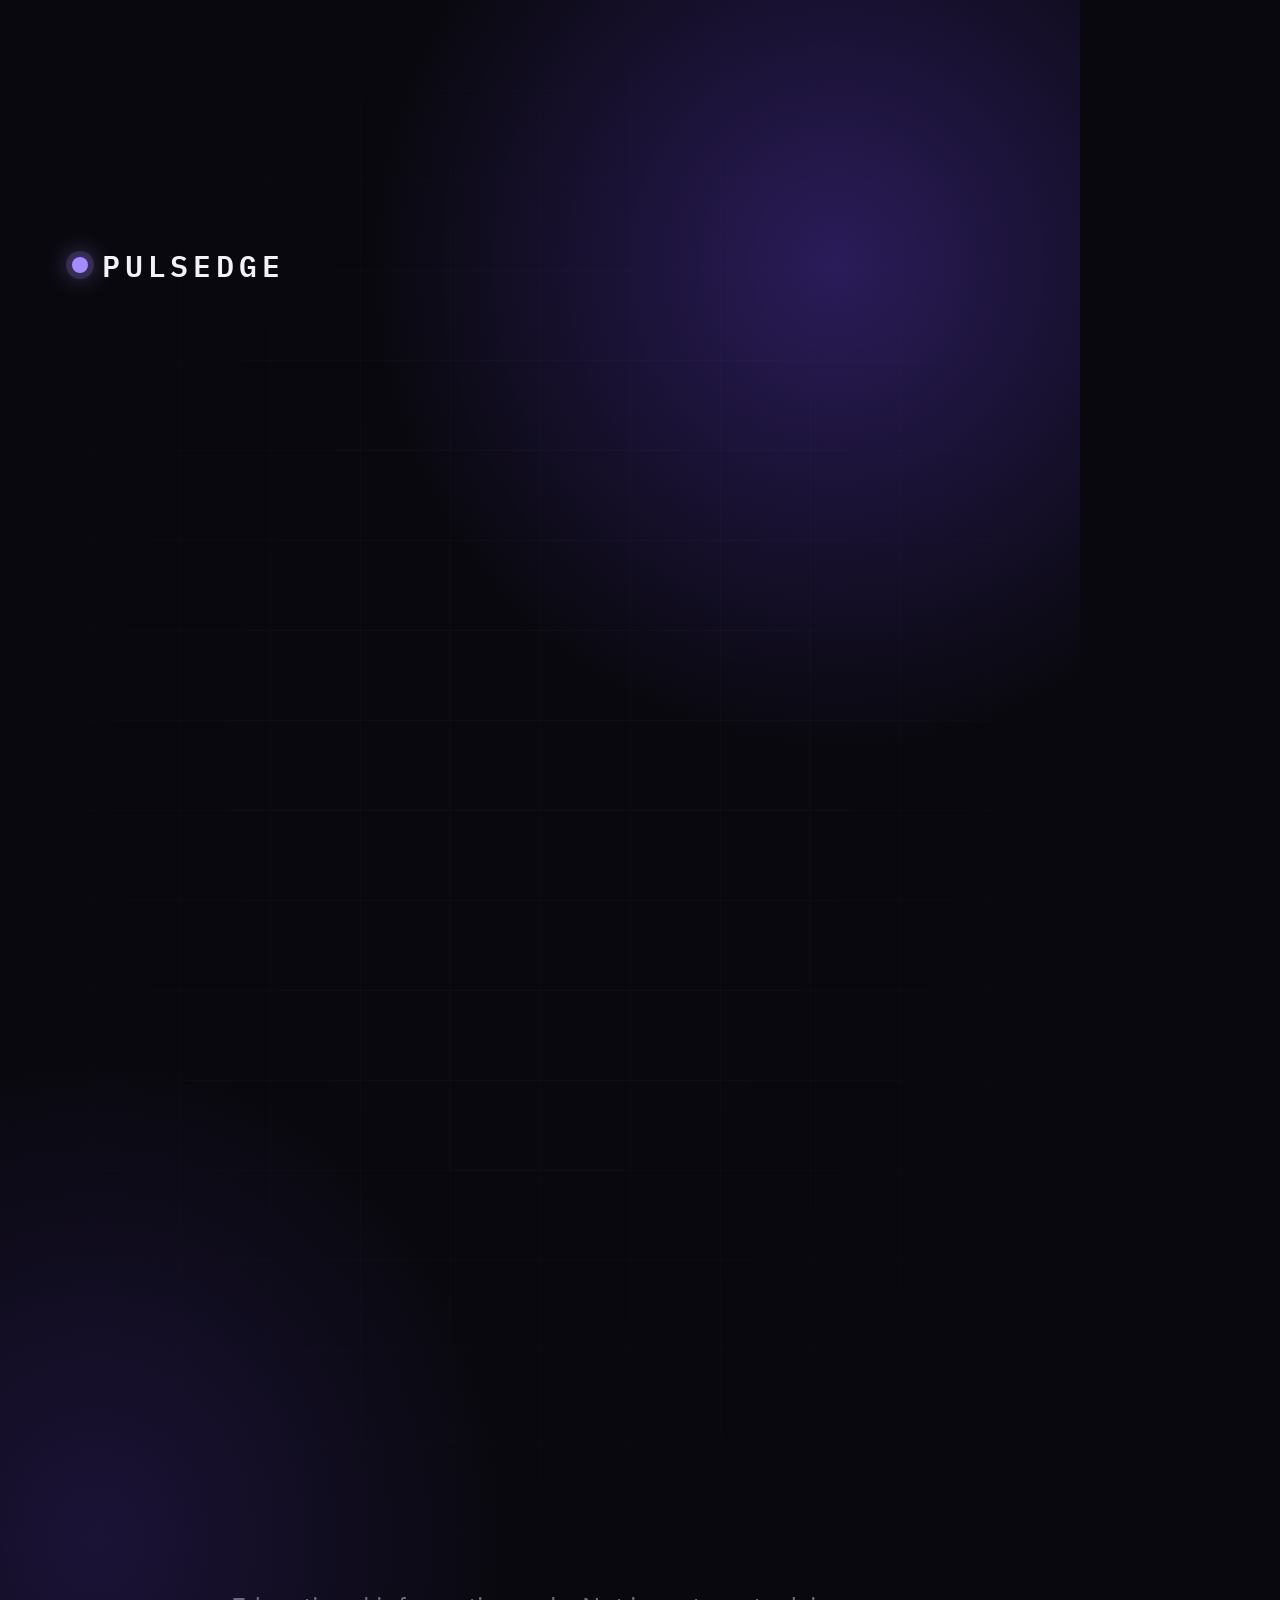
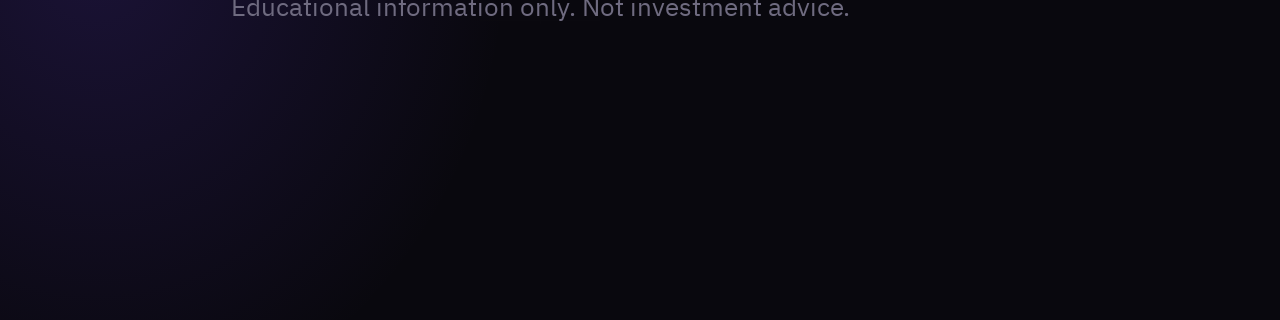
<file: pulsedge-bot/reel/reel.html>
<!doctype html>
<html lang="en">
<head>
<meta charset="utf-8">
<title>PulsEdge daily reel</title>
<!-- A 1080x1920 Instagram/YouTube Shorts reel drawn from the day's PulsEdge data.
     render.js calls init(data) once, then render(t) for every frame; nothing here animates on its own,
     so every frame is reproducible. Keep text inside the safe area (y 300..1560, x 72..960): Instagram
     covers the top bar, the caption at the bottom and the buttons on the right. -->
<style>
@font-face{font-family:Plex;src:url(fonts/ibm-plex-sans-latin-400-normal.woff2) format("woff2");font-weight:400}
@font-face{font-family:Plex;src:url(fonts/ibm-plex-sans-latin-500-normal.woff2) format("woff2");font-weight:500}
@font-face{font-family:Plex;src:url(fonts/ibm-plex-sans-latin-600-normal.woff2) format("woff2");font-weight:600}
@font-face{font-family:Plex;src:url(fonts/ibm-plex-sans-latin-700-normal.woff2) format("woff2");font-weight:700}
@font-face{font-family:PlexMono;src:url(fonts/ibm-plex-mono-latin-400-normal.woff2) format("woff2");font-weight:400}
@font-face{font-family:PlexMono;src:url(fonts/ibm-plex-mono-latin-500-normal.woff2) format("woff2");font-weight:500}
@font-face{font-family:PlexMono;src:url(fonts/ibm-plex-mono-latin-600-normal.woff2) format("woff2");font-weight:600}
:root{--bg:#09080e;--ink:#f3f2f8;--mute:#a19db0;--dim:#6f6b80;--line:#2a2836;--panel:#14131c;--acc:#a58bff;--act:#3ecf8e;--watch:#f2b24c;--ign:#8d899b}
*{box-sizing:border-box}
html,body{margin:0;width:1080px;height:1920px;overflow:hidden;background:var(--bg)}
#stage{position:relative;width:1080px;height:1920px;overflow:hidden;color:var(--ink);font-family:Plex,sans-serif;-webkit-font-smoothing:antialiased}
#glow{position:absolute;inset:-200px;background:radial-gradient(45% 30% at 70% 20%,#6c43f055,transparent 70%),radial-gradient(40% 30% at 20% 75%,#6c43f02e,transparent 70%)}
#grid{position:absolute;inset:0;opacity:.35;background:linear-gradient(#ffffff0d 1px,transparent 1px) 0 0/90px 90px,linear-gradient(90deg,#ffffff0d 1px,transparent 1px) 0 0/90px 90px;
  -webkit-mask-image:radial-gradient(80% 60% at 50% 40%,#000 30%,transparent 85%)}
.mono{font-family:PlexMono,monospace}
/* hud */
#bars{position:absolute;left:72px;right:72px;top:206px;display:flex;gap:10px}
#bars i{flex:1;height:6px;border-radius:3px;background:#ffffff1f;overflow:hidden;display:block}
#bars b{display:block;height:100%;width:0;background:var(--ink);border-radius:3px}
#brand{position:absolute;left:72px;top:250px;display:flex;align-items:center;gap:14px;font:600 30px/1 PlexMono,monospace;letter-spacing:.16em}
#brand span{width:16px;height:16px;border-radius:50%;background:var(--acc);box-shadow:0 0 0 6px #a58bff2e,0 0 26px var(--acc)}
#date{position:absolute;right:72px;top:252px;font:500 28px/1 PlexMono,monospace;color:var(--mute);letter-spacing:.06em}
#foot{position:absolute;left:72px;right:72px;top:1590px;font:400 26px/1.3 Plex,sans-serif;color:var(--dim);text-align:center}
/* scenes */
.sc{position:absolute;left:72px;right:72px;top:330px;height:1230px;opacity:0;will-change:transform,opacity}
.lab{font:500 34px/1.2 PlexMono,monospace;letter-spacing:.1em;text-transform:uppercase;color:var(--acc)}
.h{font-weight:700;letter-spacing:-.045em;line-height:.98}
.big{font:600 360px/0.9 PlexMono,monospace;letter-spacing:-.06em}
.pop{display:inline-block;will-change:transform,opacity}
/* s1 */
#s1 .lab{margin-top:200px}
#s1 .big{margin-top:26px}
#s1 .l2{display:block;font-size:92px;margin-top:26px}
#s1 .l3{display:block;font-size:124px;margin-top:90px;color:var(--acc)}
#s1 .l3 small{display:block;font-size:56px;color:var(--mute);letter-spacing:-.03em;margin-top:18px;font-weight:600}
/* s2 wall */
#wall{position:absolute;left:-72px;right:-72px;top:-330px;height:1920px;overflow:hidden;-webkit-mask-image:linear-gradient(transparent 12%,#000 30%,#000 70%,transparent 88%)}
#wall .col{position:absolute;left:72px;right:72px;top:0}
#wall p{margin:0 0 34px;font:500 36px/1.3 Plex,sans-serif;color:#46435a;white-space:nowrap;overflow:hidden;text-overflow:ellipsis}
#wall p em{font:500 24px/1 PlexMono,monospace;font-style:normal;color:#45425a;margin-right:16px;letter-spacing:.08em}
#s2 .over{position:absolute;left:-72px;right:-72px;top:420px;padding:90px 72px 100px;background:linear-gradient(transparent,#09080ef2 22%,#09080ef2 78%,transparent)}
#s2 .over .h{display:block;font-size:150px;text-shadow:0 10px 60px #000}
#s2 .over .h span{color:var(--acc)}
/* s3 bars */
#s3 .h{display:block;font-size:124px;margin:150px 0 100px}
.row{display:block;margin-bottom:70px}
.row .top{display:flex;justify-content:space-between;align-items:baseline;margin-bottom:22px}
.chip{font:600 34px/1 PlexMono,monospace;letter-spacing:.1em;border-radius:12px;padding:14px 20px}
.chip.ign{border:3px solid #3a3848;color:var(--ign)}.chip.watch{border:3px solid var(--watch);color:var(--watch)}.chip.act{background:var(--act);color:#06140e}
.row .n{font:600 96px/1 PlexMono,monospace;letter-spacing:-.04em}
.track{height:36px;border-radius:18px;background:#ffffff12;overflow:hidden}
.track b{display:block;height:100%;width:0;border-radius:18px}
.row.ign .track b{background:#5b5869}.row.watch .track b{background:var(--watch)}.row.act .track b{background:var(--act)}
/* s4 reasons */
#s4 .h{display:block;font-size:110px;margin:120px 0 90px}
#s4 .h span{color:var(--dim)}
.rs{display:grid;grid-template-columns:1fr auto;gap:18px 30px;align-items:baseline;margin-bottom:56px}
.rs .lb{font:600 50px/1.2 Plex,sans-serif}
.rs .ct{font:600 72px/1 PlexMono,monospace;color:var(--mute)}
.rs .track{grid-column:1/-1;height:24px}
.rs .track b{background:#6f6b80}
#s4 .cap{display:block;font:500 48px/1.35 Plex,sans-serif;color:var(--mute);margin-top:50px}
#s4 .cap b{color:var(--ink)}
/* s5 cards */
#s5 .h{display:block;font-size:110px;margin:60px 0 64px}
.card{display:block;background:var(--panel);border:2px solid var(--line);border-radius:32px;padding:34px 36px;margin-bottom:30px;box-shadow:0 30px 80px -40px #6c43f0aa}
.card .tk{display:inline-block;font:600 34px/1 PlexMono,monospace;color:#d4c6ff;border:2px solid #a58bff66;border-radius:10px;padding:10px 14px;margin-bottom:20px}
.card .hl{font:600 44px/1.25 Plex,sans-serif;display:-webkit-box;-webkit-line-clamp:2;-webkit-box-orient:vertical;overflow:hidden}
.card .mt{margin-top:20px;font:500 28px/1 PlexMono,monospace;color:var(--mute);letter-spacing:.04em}
.card .mt b{color:var(--watch);font-weight:600;margin-right:14px}
/* s6 setup */
#s6 .lab{display:block;margin-top:110px}
#s6 .sent{display:block;font-size:160px;margin:24px 0 80px}
.ck{display:grid;grid-template-columns:40px 1fr;gap:10px 18px;padding:30px 0;border-top:2px solid var(--line)}
.ck i{width:22px;height:22px;border-radius:50%;margin-top:14px;background:var(--ign)}
.ck i.up{background:var(--act)}.ck i.down{background:#ff7a7a}
.ck .t{font:500 38px/1.3 Plex,sans-serif;color:var(--mute)}
.ck .v{grid-column:2;font:600 52px/1.2 PlexMono,monospace;letter-spacing:-.02em}
/* s7 cta */
#s7{text-align:center}
#s7 img{display:block;width:300px;height:300px;border-radius:50%;margin:150px auto 0;box-shadow:0 0 0 3px #ffffff14,0 40px 120px -20px #6c43f0}
#s7 .h{display:block;font-size:150px;margin-top:60px}
#s7 .tag{display:block;font:500 54px/1.3 Plex,sans-serif;color:var(--mute);margin:30px auto 0;max-width:820px}
#s7 .tag b{color:var(--ink);font-weight:600}
#s7 .cta{display:inline-block;margin-top:80px;background:var(--ink);color:#09080e;font:700 54px/1 Plex,sans-serif;border-radius:999px;padding:38px 60px}
#s7 .bio{display:block;margin-top:40px;font:500 36px/1 PlexMono,monospace;color:var(--acc);letter-spacing:.08em}
</style>
</head>
<body>
<div id="stage">
  <div id="glow"></div><div id="grid"></div>
  <div id="bars"></div>
  <div id="brand"><span></span>PULSEDGE</div>
  <div id="date"></div>

  <section class="sc" id="s1">
    <div class="lab pop" id="s1lab">Indian markets today</div>
    <div class="big pop" id="s1n">0</div>
    <div class="h l2 pop" id="s1l2">market headlines.</div>
    <div class="h l3 pop" id="s1l3"></div>
  </section>

  <section class="sc" id="s2">
    <div id="wall"><div class="col" id="wallcol"></div></div>
    <div class="over"><div class="h pop" id="s2a">PulsEdge read</div><div class="h pop" id="s2b"><span>every one.</span></div></div>
  </section>

  <section class="sc" id="s3">
    <div class="h pop" id="s3h">Sorted in seconds.</div>
    <div id="s3rows"></div>
  </section>

  <section class="sc" id="s4">
    <div class="h pop" id="s4h">Why set aside? <span>Every one has a reason.</span></div>
    <div id="s4rows"></div>
    <div class="cap pop" id="s4cap"></div>
  </section>

  <section class="sc" id="s5">
    <div class="h pop" id="s5h">Worth a look today.</div>
    <div id="s5cards"></div>
  </section>

  <section class="sc" id="s6">
    <div class="lab pop" id="s6lab">Market setup</div>
    <div class="h sent pop" id="s6sent"></div>
    <div id="s6rows"></div>
  </section>

  <section class="sc" id="s7">
    <img class="pop" id="s7logo" src="../../pulsedge/assets/logo-dark.png" alt="">
    <div class="h pop" id="s7h">PulsEdge</div>
    <div class="tag pop" id="s7tag">Market news, <b>triaged for the stocks you own.</b></div>
    <div class="pop" id="s7ctaw"><span class="cta">Try it free · 5 sessions</span></div>
    <div class="bio pop" id="s7bio">LINK IN BIO</div>
  </section>

  <div id="foot">Educational information only. Not investment advice.</div>
</div>
<script>
// Scene timeline in seconds. render.js reads REEL.duration.
var SC=[["s1",0,2.8],["s2",2.8,5.2],["s3",5.2,8.8],["s4",8.8,11.8],["s5",11.8,16.4],["s6",16.4,19.6],["s7",19.6,24]];
var REEL={duration:24,data:null};
function $(id){return document.getElementById(id)}
function el(tag,cls,text){var e=document.createElement(tag);if(cls)e.className=cls;if(text!=null)e.textContent=text;return e}
function clamp(x,a,b){return Math.max(a,Math.min(b,x))}
function prog(t,a,d){return clamp((t-a)/d,0,1)}
function out3(x){return 1-Math.pow(1-x,3)}
function outBack(x){var c=1.5;return 1+(c+1)*Math.pow(x-1,3)+c*Math.pow(x-1,2)}
function in2(x){return x*x}
function fmt(n){return Math.round(n).toLocaleString("en-IN")}
// Element enters at time a (seconds into its scene): fade + rise with a little overshoot.
function pop(e,lt,a,dist){var p=prog(lt,a,0.42);e.style.opacity=out3(p);e.style.transform="translateY("+((1-outBack(p))*(dist==null?60:dist)).toFixed(1)+"px) scale("+(0.94+0.06*out3(p)).toFixed(4)+")"}
function clean(h){
  h=String(h||"").split(" |SUBJECT")[0];
  var m=h.match(/^(.+?):\s+(.+)$/);
  if(m){var co=m[1],rest=m[2].replace(new RegExp("^"+co.replace(/[.*+?^${}()|[\]\\]/g,"\\$&")+"\\s+has\\s+(informed the Exchange|submitted to the Exchange)\\s*(about|regarding|,)?\\s*","i"),"");h=co+": "+rest.charAt(0).toUpperCase()+rest.slice(1)}
  return h;
}
function tickers(x){return (x.tickers||[]).map(function(t){return String(t&&t.symbol||t).toUpperCase()}).filter(Boolean)}

function init(d){
  REEL.data=d;
  var dg=d.digest||{},read=(dg.act||0)+(dg.watch||0)+(dg.ignored||0),worth=(dg.act||0)+(dg.watch||0);
  d.read=read;d.worth=worth;
  $("date").textContent=d.dateLabel||"";
  $("s1lab").textContent="Indian markets · "+(d.dateLabel||"today");
  $("s1l3").innerHTML="";$("s1l3").append("Only "+fmt(worth)+" worth a look.");
  var sm=el("small",null,(dg.act?fmt(dg.act)+" to act on.":"None you had to act on."));$("s1l3").appendChild(sm);
  // headline wall: real headlines, several sources
  var col=$("wallcol"),items=(d.items||[]).slice(0,60);
  items.forEach(function(x){var p=el("p");p.appendChild(el("em",null,String(x.source||"").replace(" Announcements","").replace(" Markets","").toUpperCase()));p.appendChild(document.createTextNode(clean(x.headline)));col.appendChild(p)});
  // verdict bars
  var max=Math.max(1,dg.ignored||0,dg.watch||0,dg.act||0),rows=$("s3rows");
  [["ign","IGNORE",dg.ignored||0],["watch","WATCH",dg.watch||0],["act","ACT",dg.act||0]].forEach(function(r){
    var row=el("div","row pop "+r[0]),top=el("div","top"),tr=el("div","track"),b=el("b");
    top.append(el("span","chip "+r[0],r[1]),el("span","n","0"));tr.appendChild(b);row.append(top,tr);row.dataset.v=r[2];row.dataset.w=(r[2]/max*100).toFixed(1);rows.appendChild(row);
  });
  // reasons
  var rs=(dg.reasons||[]).slice(0,3),rmax=Math.max.apply(null,[1].concat(rs.map(function(r){return r.count||0}))),box=$("s4rows");
  rs.forEach(function(r){var w=el("div","rs pop"),tr=el("div","track"),b=el("b");tr.appendChild(b);w.append(el("span","lb",r.label),el("span","ct","0"),tr);w.dataset.v=r.count||0;w.dataset.w=((r.count||0)/rmax*100).toFixed(1);box.appendChild(w)});
  $("s4cap").innerHTML="";$("s4cap").append("Routine filings and stories with no listed company. ");var cb=el("b",null,"Nothing disappears quietly.");$("s4cap").appendChild(cb);
  // cards: newest watch/act items about named companies, one per company
  var seen={},cards=$("s5cards"),picked=[];
  (d.items||[]).forEach(function(x){var v=String(x.call||"").toLowerCase(),tk=tickers(x);if(picked.length>=3||v==="ignore"||!tk.length||seen[tk[0]])return;seen[tk[0]]=1;picked.push(x)});
  picked.forEach(function(x){var c=el("div","card pop"),mt=el("div","mt");c.append(el("div","tk",tickers(x).slice(0,2).join(" · ")),el("div","hl",clean(x.headline)));mt.append(el("b",null,String(x.call==="buy"||x.call==="sell"?"ACT":x.call).toUpperCase()),document.createTextNode(String(x.source||"")));c.appendChild(mt);cards.appendChild(c)});
  d.picked=picked.map(function(x){return tickers(x)[0]});
  // setup
  var pm=d.premarket||{},s=String(pm.sentiment||"Neutral");
  $("s6sent").textContent=s;$("s6sent").style.color=/bull/i.test(s)?"#3ecf8e":/bear/i.test(s)?"#ff7a7a":"#f3f2f8";
  var want=[/US close/i,/Asian/i,/Brent/i,/VIX/i],rows6=$("s6rows");
  want.forEach(function(re){var c=(pm.checklist||[]).find(function(x){return re.test(x.title)});if(!c)return;
    var r=el("div","ck pop");r.append(el("i",c.dir==="up"?"up":c.dir==="down"?"down":""),el("div","t",String(c.title).replace(/\s*\(.*?\)\s*/g," ").replace(/\s+-\s+.*$/,"").trim()),el("div","v",c.value));rows6.appendChild(r)});
  // progress bars
  SC.forEach(function(){var i=el("i");i.appendChild(el("b"));$("bars").appendChild(i)});
  return {read:read,worth:worth,act:dg.act||0,ignored:dg.ignored||0,reasons:rs,picked:d.picked,sentiment:s};
}

function render(t){
  // background drift
  $("glow").style.transform="translate("+(Math.sin(t*0.35)*40).toFixed(1)+"px,"+(Math.cos(t*0.27)*50).toFixed(1)+"px)";
  $("grid").style.transform="translateY("+(-(t*18)%90).toFixed(1)+"px)";
  var bars=$("bars").children;
  SC.forEach(function(s,i){
    var e=$(s[0]),a=s[1],b=s[2],lt=t-a,on=t>=a&&t<b;
    bars[i].firstChild.style.width=(t>=b?100:t<a?0:(lt/(b-a))*100).toFixed(2)+"%";
    if(!on){e.style.opacity=0;return}
    // fast cut: 0.18s in, 0.14s out
    var pin=out3(prog(lt,0,0.18)),pout=in2(prog(t,b-0.14,0.14));
    e.style.opacity=(pin*(1-pout)).toFixed(3);
    e.style.transform="scale("+(1.03-0.03*pin-0.02*pout).toFixed(4)+")";
    scene[s[0]](lt,b-a);
  });
}
var scene={
  s1:function(lt){
    var d=REEL.data;pop($("s1lab"),lt,0.0);pop($("s1n"),lt,0.05,80);pop($("s1l2"),lt,0.35);pop($("s1l3"),lt,1.25,90);
    $("s1n").textContent=fmt(d.read*out3(prog(lt,0.05,1.0)));
  },
  s2:function(lt){
    $("wallcol").style.transform="translateY("+(-lt*520).toFixed(1)+"px)";
    $("wallcol").style.filter="blur("+(lt<0.5?2:0.6)+"px)";
    pop($("s2a"),lt,0.35,70);pop($("s2b"),lt,0.6,70);
  },
  s3:function(lt){
    pop($("s3h"),lt,0);
    Array.prototype.forEach.call($("s3rows").children,function(r,i){
      var a=0.35+i*0.22,p=out3(prog(lt,a+0.15,0.9));pop(r,lt,a,50);
      r.querySelector(".track b").style.width=(p*+r.dataset.w).toFixed(2)+"%";r.querySelector(".n").textContent=fmt(p*+r.dataset.v);
    });
  },
  s4:function(lt){
    pop($("s4h"),lt,0);
    Array.prototype.forEach.call($("s4rows").children,function(r,i){
      var a=0.4+i*0.25,p=out3(prog(lt,a+0.1,0.8));pop(r,lt,a,50);
      r.querySelector(".track b").style.width=(p*+r.dataset.w).toFixed(2)+"%";r.querySelector(".ct").textContent=fmt(p*+r.dataset.v);
    });
    pop($("s4cap"),lt,1.3);
  },
  s5:function(lt){
    pop($("s5h"),lt,0);
    Array.prototype.forEach.call($("s5cards").children,function(c,i){
      var p=prog(lt,0.35+i*0.45,0.45);c.style.opacity=out3(p);c.style.transform="translateX("+((1-outBack(p))*420).toFixed(1)+"px)";
    });
  },
  s6:function(lt){
    pop($("s6lab"),lt,0);pop($("s6sent"),lt,0.15,90);
    Array.prototype.forEach.call($("s6rows").children,function(r,i){pop(r,lt,0.6+i*0.22,40)});
  },
  s7:function(lt){
    var p=prog(lt,0,0.6);$("s7logo").style.opacity=out3(p);$("s7logo").style.transform="scale("+(0.8+0.2*outBack(p)).toFixed(4)+") rotate("+((1-out3(p))*-25).toFixed(2)+"deg)";
    pop($("s7h"),lt,0.3,70);pop($("s7tag"),lt,0.55);pop($("s7ctaw"),lt,1.0,50);pop($("s7bio"),lt,1.3,30);
  }
};
</script>
</body>
</html>
</file>
